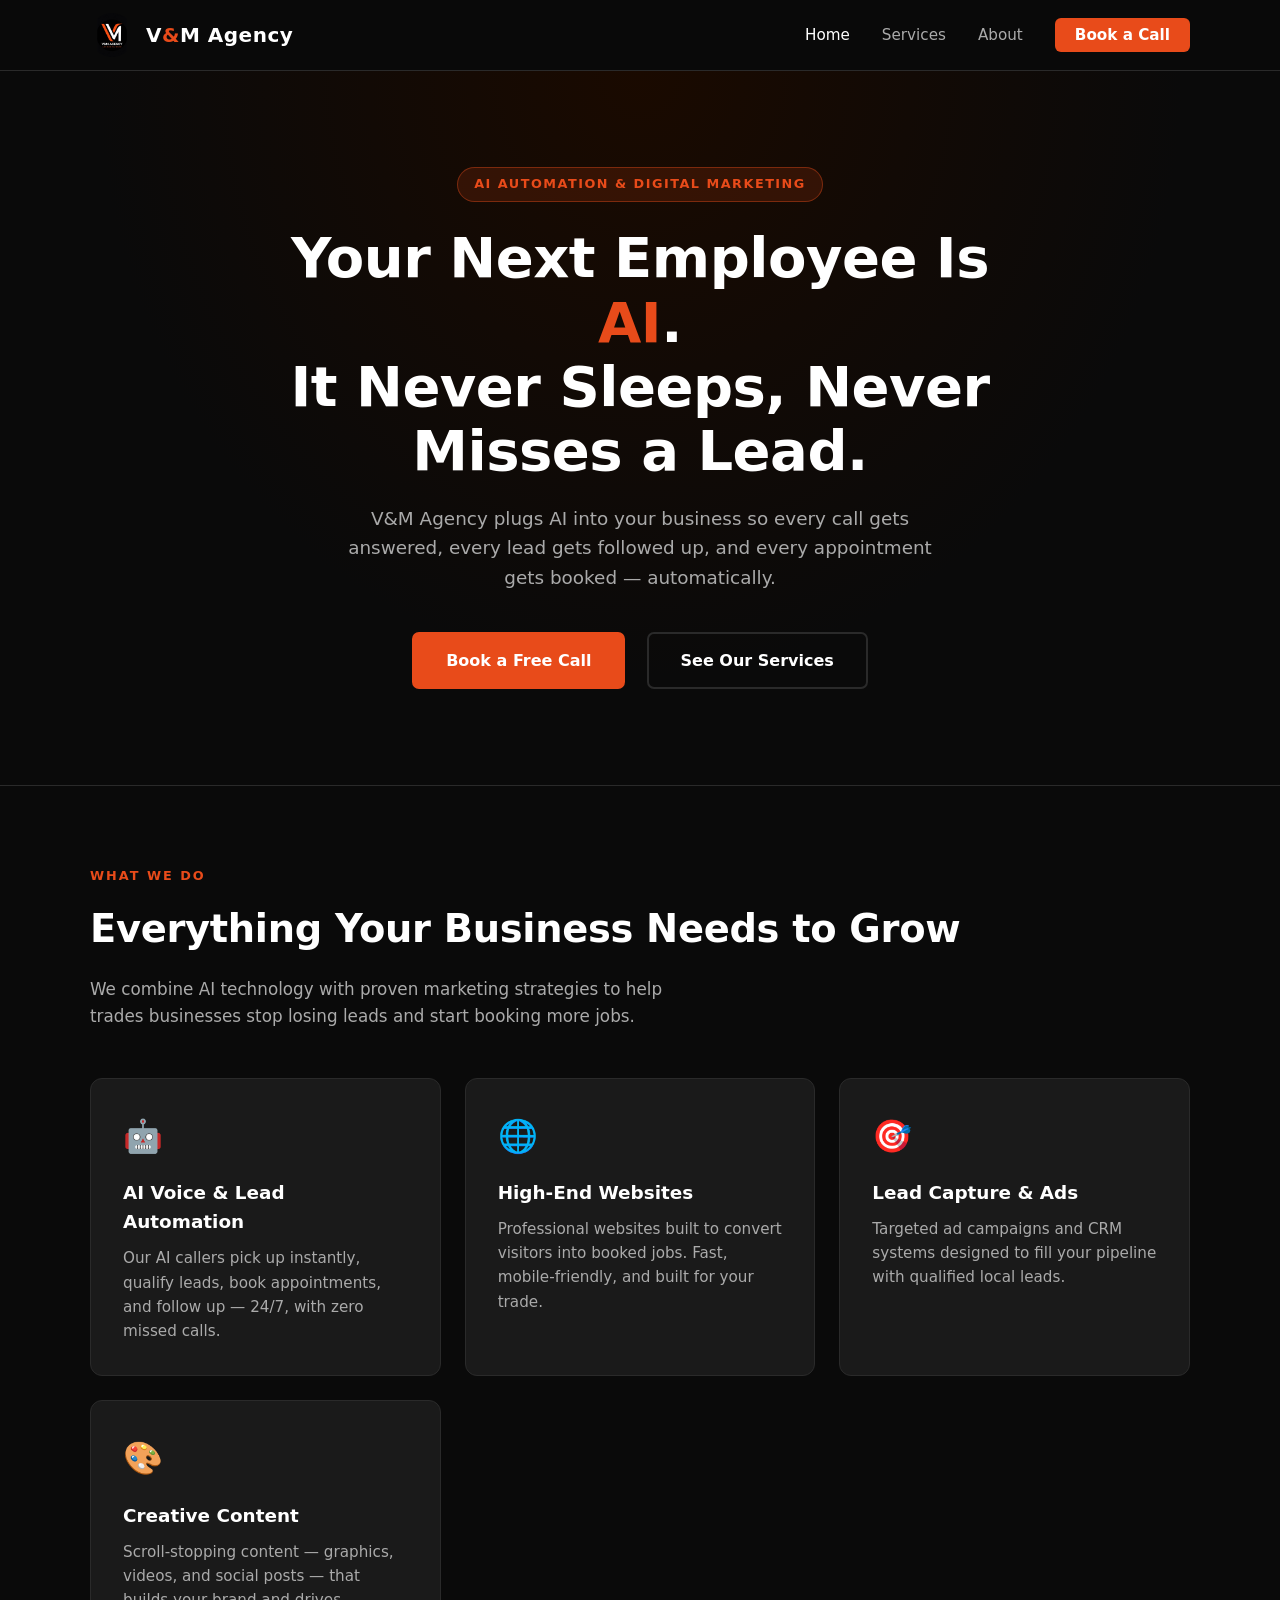
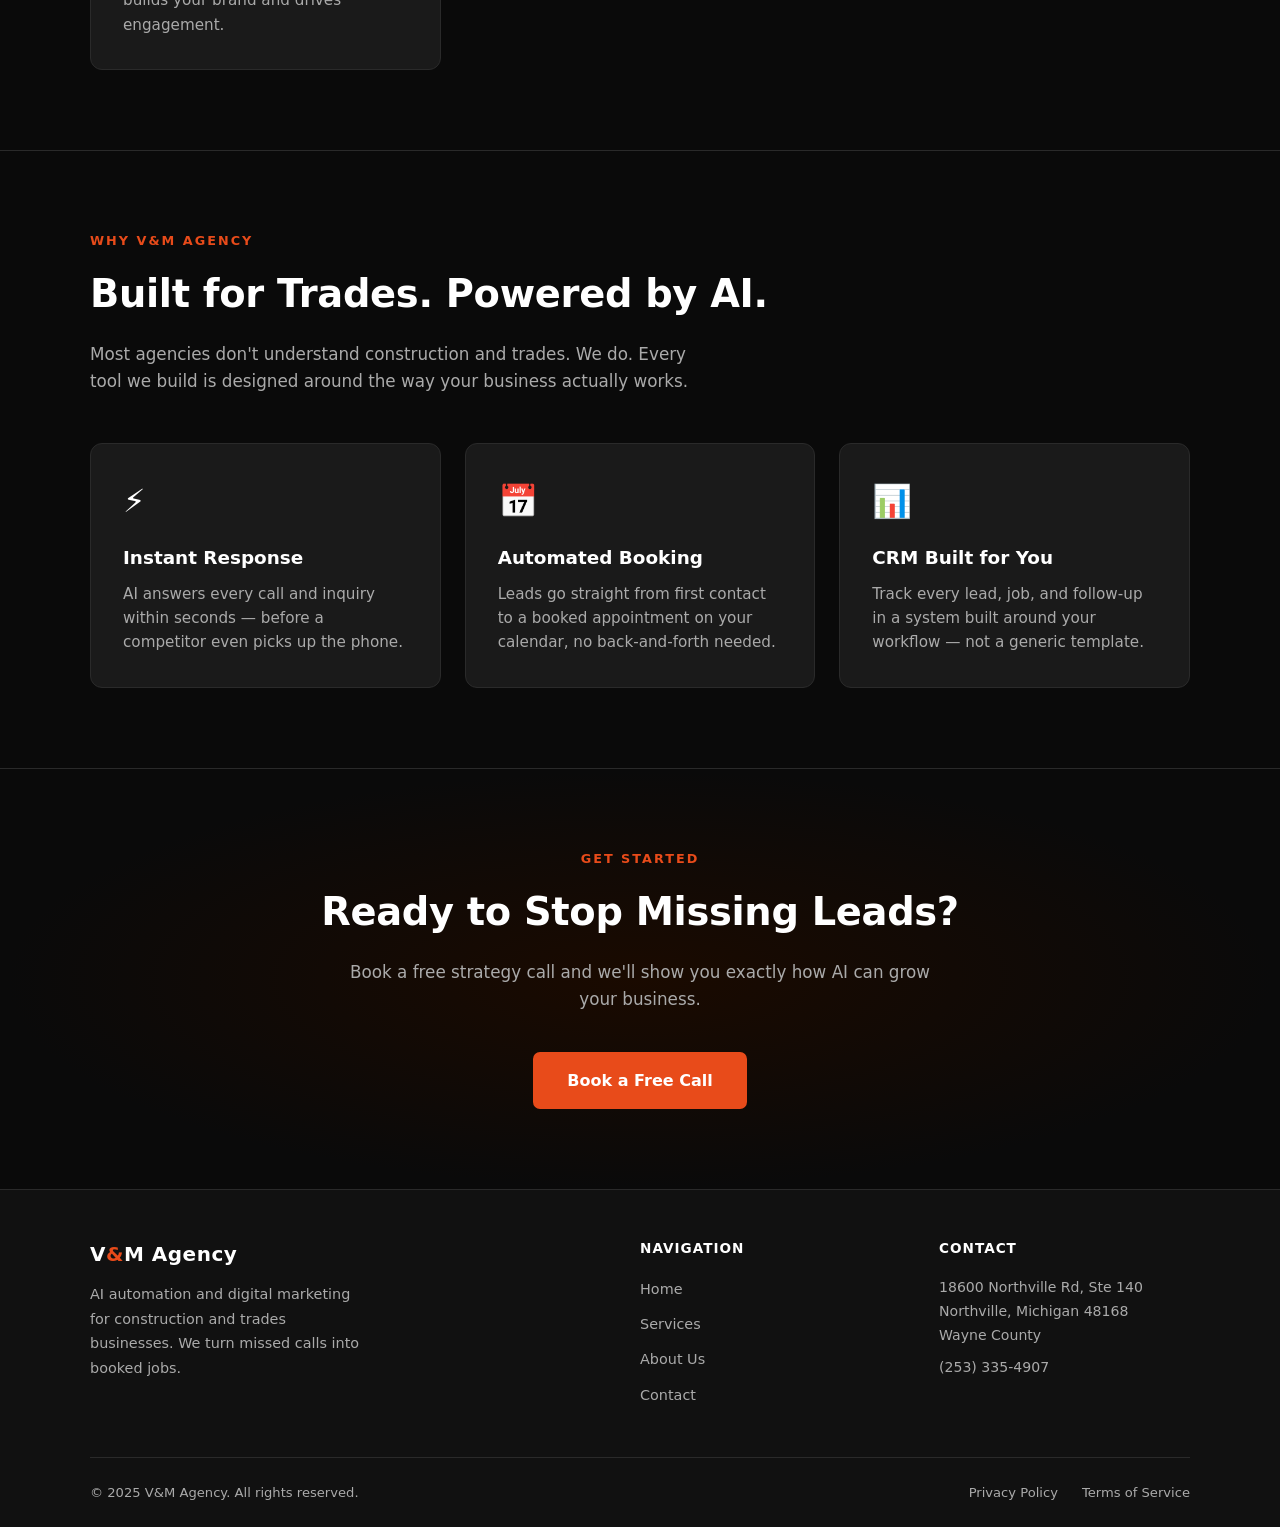
<file: index.html>
<!DOCTYPE html>
<html lang="en">
<head>
  <meta charset="UTF-8" />
  <meta name="viewport" content="width=device-width, initial-scale=1.0" />
  <title>V&amp;M Agency — Let's Build Your Brand</title>
  <meta name="description" content="V&M Agency brings AI automation to construction and trades businesses. AI callers, lead capture, high-end websites, and creative content." />
  <link rel="stylesheet" href="style.css" />
  <link rel="icon" href="logo.png" type="image/png" />
</head>
<body>

  <!-- NAVBAR -->
  <nav>
    <div class="nav-inner">
      <a href="index.html" class="nav-logo">
        <img src="logo.png" alt="V&amp;M Agency Logo" onerror="this.style.display='none'" />
        <span class="nav-logo-text">V<span>&amp;</span>M Agency</span>
      </a>
      <button class="nav-toggle" onclick="toggleNav()" aria-label="Menu">
        <span></span><span></span><span></span>
      </button>
      <ul class="nav-links" id="navLinks">
        <li><a href="index.html" class="active">Home</a></li>
        <li><a href="services.html">Services</a></li>
        <li><a href="about.html">About</a></li>
        <li><a href="https://api.leadconnectorhq.com/widget/booking/gqLFksCPUoJGXuCFsm3I" target="_blank" class="nav-cta">Book a Call</a></li>
      </ul>
    </div>
  </nav>

  <main>
    <!-- HERO -->
    <section class="hero">
      <div class="hero-inner">
        <div class="hero-badge">AI Automation &amp; Digital Marketing</div>
        <h1>Your Next Employee Is <span>AI</span>.<br>It Never Sleeps, Never Misses a Lead.</h1>
        <p>V&amp;M Agency plugs AI into your business so every call gets answered, every lead gets followed up, and every appointment gets booked — automatically.</p>
        <a href="https://api.leadconnectorhq.com/widget/booking/gqLFksCPUoJGXuCFsm3I" target="_blank" class="btn btn-primary">Book a Free Call</a>
        <a href="services.html" class="btn btn-outline">See Our Services</a>
      </div>
    </section>

    <!-- WHAT WE DO -->
    <section class="section">
      <div class="section-inner">
        <p class="section-label">What We Do</p>
        <h2 class="section-title">Everything Your Business Needs to Grow</h2>
        <p class="section-sub">We combine AI technology with proven marketing strategies to help trades businesses stop losing leads and start booking more jobs.</p>
        <div class="cards">
          <div class="card">
            <div class="card-icon">🤖</div>
            <h3>AI Voice &amp; Lead Automation</h3>
            <p>Our AI callers pick up instantly, qualify leads, book appointments, and follow up — 24/7, with zero missed calls.</p>
          </div>
          <div class="card">
            <div class="card-icon">🌐</div>
            <h3>High-End Websites</h3>
            <p>Professional websites built to convert visitors into booked jobs. Fast, mobile-friendly, and built for your trade.</p>
          </div>
          <div class="card">
            <div class="card-icon">🎯</div>
            <h3>Lead Capture &amp; Ads</h3>
            <p>Targeted ad campaigns and CRM systems designed to fill your pipeline with qualified local leads.</p>
          </div>
          <div class="card">
            <div class="card-icon">🎨</div>
            <h3>Creative Content</h3>
            <p>Scroll-stopping content — graphics, videos, and social posts — that builds your brand and drives engagement.</p>
          </div>
        </div>
      </div>
    </section>

    <hr class="divider" />

    <!-- WHY V&M -->
    <section class="section">
      <div class="section-inner">
        <p class="section-label">Why V&amp;M Agency</p>
        <h2 class="section-title">Built for Trades. Powered by AI.</h2>
        <p class="section-sub">Most agencies don't understand construction and trades. We do. Every tool we build is designed around the way your business actually works.</p>
        <div class="cards">
          <div class="card">
            <div class="card-icon">⚡</div>
            <h3>Instant Response</h3>
            <p>AI answers every call and inquiry within seconds — before a competitor even picks up the phone.</p>
          </div>
          <div class="card">
            <div class="card-icon">📅</div>
            <h3>Automated Booking</h3>
            <p>Leads go straight from first contact to a booked appointment on your calendar, no back-and-forth needed.</p>
          </div>
          <div class="card">
            <div class="card-icon">📊</div>
            <h3>CRM Built for You</h3>
            <p>Track every lead, job, and follow-up in a system built around your workflow — not a generic template.</p>
          </div>
        </div>
      </div>
    </section>

    <hr class="divider" />

    <!-- CTA BANNER -->
    <section class="section" style="text-align:center; background: radial-gradient(ellipse at center, #1a0a00 0%, var(--black) 70%);">
      <div class="section-inner">
        <p class="section-label">Get Started</p>
        <h2 class="section-title">Ready to Stop Missing Leads?</h2>
        <p class="section-sub" style="margin: 0 auto 2.5rem;">Book a free strategy call and we'll show you exactly how AI can grow your business.</p>
        <a href="https://api.leadconnectorhq.com/widget/booking/gqLFksCPUoJGXuCFsm3I" target="_blank" class="btn btn-primary">Book a Free Call</a>
      </div>
    </section>
  </main>

  <!-- FOOTER -->
  <footer>
    <div class="footer-inner">
      <div class="footer-grid">
        <div class="footer-brand">
          <span class="nav-logo-text">V<span style="color:var(--orange)">&amp;</span>M Agency</span>
          <p>AI automation and digital marketing for construction and trades businesses. We turn missed calls into booked jobs.</p>
        </div>
        <div class="footer-col">
          <h4>Navigation</h4>
          <ul>
            <li><a href="index.html">Home</a></li>
            <li><a href="services.html">Services</a></li>
            <li><a href="about.html">About Us</a></li>
            <li><a href="contact.html">Contact</a></li>
          </ul>
        </div>
        <div class="footer-col footer-contact">
          <h4>Contact</h4>
          <p>18600 Northville Rd, Ste 140<br>Northville, Michigan 48168<br>Wayne County</p>
          <p><a href="tel:+12533354907">(253) 335-4907</a></p>
        </div>
      </div>
      <div class="footer-bottom">
        <p>&copy; 2025 V&amp;M Agency. All rights reserved.</p>
        <div class="footer-legal-links">
          <a href="privacy-policy.html">Privacy Policy</a>
          <a href="terms-of-service.html">Terms of Service</a>
        </div>
      </div>
    </div>
  </footer>

  <!-- GoHighLevel Chat Widget -->
  <script src="https://widgets.leadconnectorhq.com/loader.js"
    data-resources-url="https://widgets.leadconnectorhq.com/chat-widget/loader.js"
    data-widget-id="6a3e5ccc055fd48edf4a342e"
    data-source="WEB_USER"></script>

  <script>
    function toggleNav() {
      document.getElementById('navLinks').classList.toggle('open');
    }
  </script>

</body>
</html>
</file>
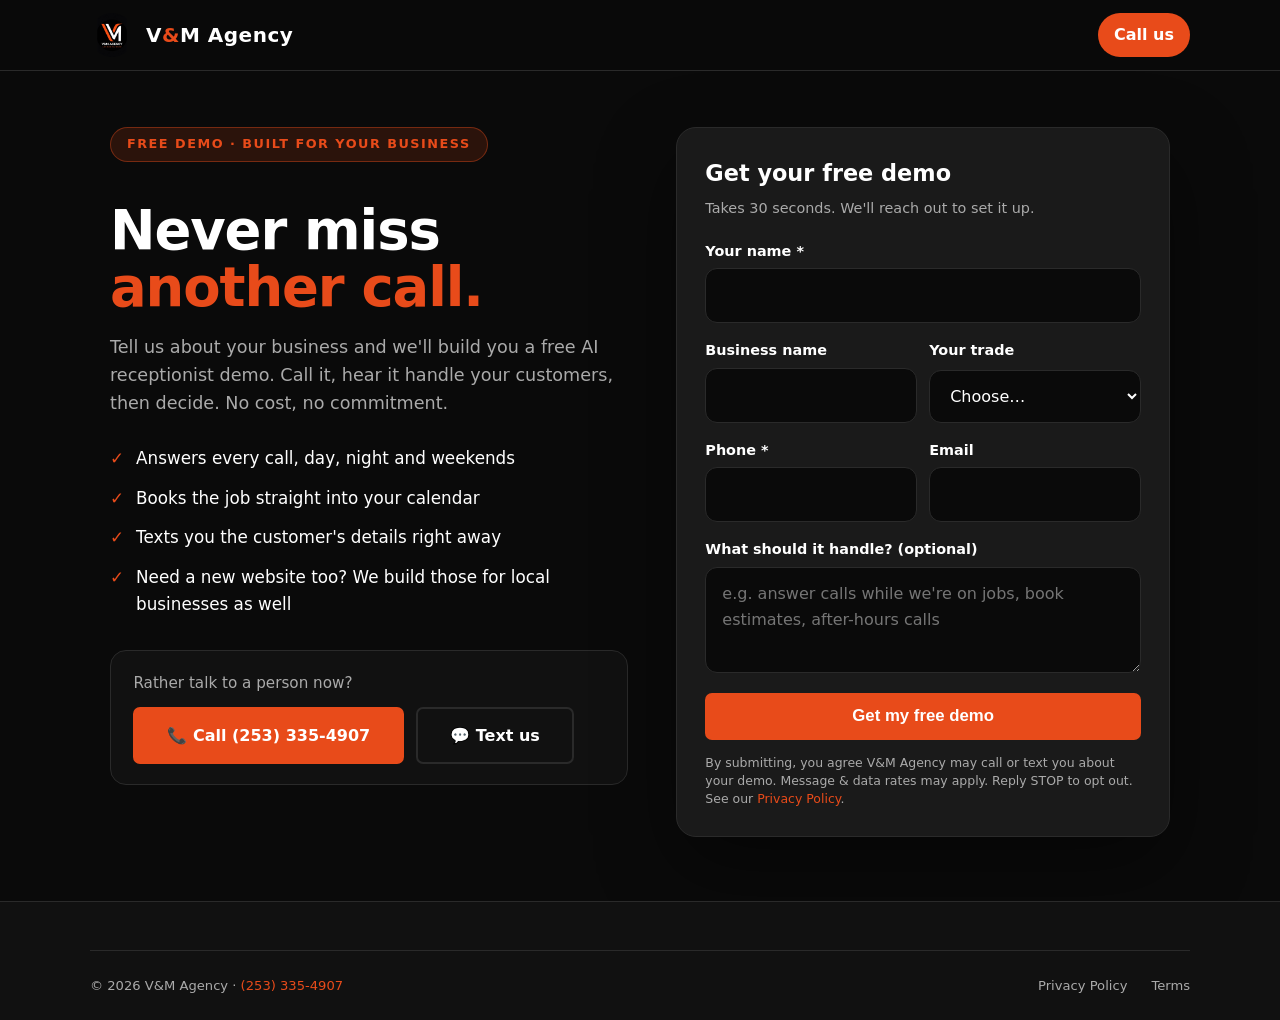
<file: demo/index.html>
<!DOCTYPE html>
<html lang="en">
<head>
  <meta charset="UTF-8" />
  <meta name="viewport" content="width=device-width, initial-scale=1.0" />
  <title>Free AI Receptionist Demo | V&amp;M Agency</title>
  <meta name="description" content="Get a free AI receptionist demo built for your business. It answers every call, books the job and texts you the details, 24/7." />
  <meta property="og:title" content="Free AI Receptionist Demo | V&amp;M Agency" />
  <meta property="og:description" content="Never miss another call. Get a free demo built for your business." />
  <link rel="stylesheet" href="../style.css" />
  <link rel="icon" href="../logo.png" type="image/png" />
  <style>
    .demo { max-width: 1100px; margin: 0 auto; padding: 3.5rem 1.25rem 4rem; display: grid; grid-template-columns: 1.05fr 1fr; gap: 3rem; align-items: start; }
    .demo h1 { font-size: clamp(2.2rem, 6vw, 3.4rem); line-height: 1.05; letter-spacing: -0.02em; margin: 1rem 0; }
    .demo h1 span { color: var(--orange); }
    .demo .lead { color: var(--gray); font-size: 1.1rem; max-width: 34rem; }
    .ticks { list-style: none; margin: 1.75rem 0; display: grid; gap: .8rem; }
    .ticks li { display: flex; gap: .75rem; align-items: flex-start; font-size: 1.05rem; }
    .ticks li::before { content: "✓"; color: var(--orange); font-weight: 800; }
    .talk { margin-top: 2rem; padding: 1.25rem 1.4rem; border: 1px solid var(--border); border-radius: 16px; background: var(--dark); }
    .talk p { color: var(--gray); margin-bottom: .75rem; font-size: .95rem; }
    .talk .row { display: flex; gap: .75rem; flex-wrap: wrap; }
    .talk .btn { margin: 0; }
    .formcard { background: var(--card); border: 1px solid var(--border); border-radius: 20px; padding: 1.75rem; box-shadow: 0 30px 80px rgba(0,0,0,.45); }
    .formcard h2 { font-size: 1.4rem; margin-bottom: .3rem; }
    .formcard .small { color: var(--gray); font-size: .9rem; margin-bottom: 1.25rem; }
    .field { display: grid; gap: .35rem; margin-bottom: 1rem; }
    .field label { font-size: .9rem; font-weight: 600; }
    .field input, .field select, .field textarea { width: 100%; padding: .85rem 1rem; border-radius: 12px; border: 1px solid var(--border);
      background: var(--black); color: var(--white); font: inherit; font-size: 1rem; }
    .field input:focus, .field select:focus, .field textarea:focus { outline: 2px solid var(--orange); border-color: transparent; }
    .two { display: grid; grid-template-columns: 1fr 1fr; gap: .75rem; }
    .hp { position: absolute; left: -9999px; width: 1px; height: 1px; overflow: hidden; }
    .submit { width: 100%; border: 0; cursor: pointer; font-size: 1.05rem; margin: .25rem 0 0; }
    .consent { color: var(--gray); font-size: .78rem; margin-top: .9rem; line-height: 1.45; }
    .msg { margin-top: 1rem; padding: .9rem 1rem; border-radius: 12px; display: none; font-weight: 600; }
    .msg.ok { display: block; background: rgba(48,209,88,.12); border: 1px solid rgba(48,209,88,.45); }
    .msg.err { display: block; background: rgba(255,69,58,.12); border: 1px solid rgba(255,69,58,.45); }
    @media (max-width: 860px) { .demo { grid-template-columns: 1fr; gap: 2rem; padding-top: 2rem; } .two { grid-template-columns: 1fr; } }
  </style>
</head>
<body>
  <nav>
    <div class="nav-inner">
      <a href="../index.html" class="nav-logo">
        <img src="../logo.png" alt="V&amp;M Agency Logo" onerror="this.style.display='none'" />
        <span class="nav-logo-text">V<span>&amp;</span>M Agency</span>
      </a>
      <a href="tel:+12533354907" class="nav-cta" style="padding:.55rem 1rem;border-radius:999px">Call us</a>
    </div>
  </nav>

  <main>
    <section class="demo">
      <div>
        <div class="hero-badge">Free demo · built for your business</div>
        <h1>Never miss <span>another call.</span></h1>
        <p class="lead">Tell us about your business and we'll build you a free AI receptionist demo. Call it, hear it handle your customers, then decide. No cost, no commitment.</p>
        <ul class="ticks">
          <li>Answers every call, day, night and weekends</li>
          <li>Books the job straight into your calendar</li>
          <li>Texts you the customer's details right away</li>
          <li>Need a new website too? We build those for local businesses as well</li>
        </ul>
        <div class="talk">
          <p>Rather talk to a person now?</p>
          <div class="row">
            <a class="btn btn-primary" href="tel:+12533354907">📞 Call (253) 335-4907</a>
            <a class="btn btn-outline" href="sms:+12533354907?&body=Hi%20V%26M%2C%20I%27d%20like%20a%20free%20demo%20for%20my%20business.">💬 Text us</a>
          </div>
        </div>
      </div>

      <div class="formcard">
        <h2>Get your free demo</h2>
        <p class="small">Takes 30 seconds. We'll reach out to set it up.</p>
        <form id="f" novalidate>
          <div class="field"><label for="name">Your name *</label><input id="name" name="name" autocomplete="name" required /></div>
          <div class="two">
            <div class="field"><label for="business">Business name</label><input id="business" name="business" autocomplete="organization" /></div>
            <div class="field"><label for="trade">Your trade</label>
              <select id="trade" name="trade">
                <option value="">Choose…</option><option>HVAC</option><option>Plumbing</option><option>Roofing</option><option>Electrical</option>
                <option>Landscaping</option><option>Cleaning</option><option>Auto repair / detailing</option><option>Dental / medical</option>
                <option>Law firm</option><option>Real estate</option><option>Other</option>
              </select></div>
          </div>
          <div class="two">
            <div class="field"><label for="phone">Phone *</label><input id="phone" name="phone" type="tel" autocomplete="tel" inputmode="tel" /></div>
            <div class="field"><label for="email">Email</label><input id="email" name="email" type="email" autocomplete="email" /></div>
          </div>
          <div class="field"><label for="need">What should it handle? (optional)</label>
            <textarea id="need" name="need" rows="3" placeholder="e.g. answer calls while we're on jobs, book estimates, after-hours calls"></textarea></div>
          <div class="hp" aria-hidden="true"><label>Company URL<input name="website" tabindex="-1" autocomplete="off" /></label></div>
          <button class="btn btn-primary submit" id="go" type="submit">Get my free demo</button>
          <p class="consent">By submitting, you agree V&amp;M Agency may call or text you about your demo. Message &amp; data rates may apply. Reply STOP to opt out. See our <a href="../privacy-policy.html">Privacy Policy</a>.</p>
          <div class="msg" id="msg" role="status"></div>
        </form>
      </div>
    </section>
  </main>

  <footer>
    <div class="footer-inner">
      <div class="footer-bottom">
        <p>&copy; 2026 V&amp;M Agency · <a href="tel:+12533354907">(253) 335-4907</a></p>
        <div class="footer-legal-links"><a href="../privacy-policy.html">Privacy Policy</a> <a href="../terms-of-service.html">Terms</a></div>
      </div>
    </div>
  </footer>

  <script>
    const f = document.getElementById('f'), msg = document.getElementById('msg'), go = document.getElementById('go');
    const src = new URLSearchParams(location.search).get('src') || 'instagram';
    f.addEventListener('submit', async e => {
      e.preventDefault();
      const d = Object.fromEntries(new FormData(f).entries()); d.source = src;
      if (!d.name.trim() || (d.phone.replace(/\D/g, '').length < 10 && !/^[^@\s]+@[^@\s]+\.[a-z]{2,}$/i.test(d.email))) {
        msg.className = 'msg err'; msg.textContent = 'Please add your name and a phone number (or email).'; return;
      }
      go.disabled = true; go.textContent = 'Sending…';
      try {
        const r = await fetch('https://hq.vandmexperts.com/api/demo-request', { method: 'POST', headers: { 'Content-Type': 'application/json' }, body: JSON.stringify(d) });
        const j = await r.json();
        if (!r.ok || !j.ok) throw new Error(j.error || 'failed');
        f.querySelectorAll('input, select, textarea, button').forEach(x => x.disabled = true);
        msg.className = 'msg ok'; msg.textContent = "Got it! We'll reach out shortly to set up your free demo.";
        go.textContent = 'Sent ✓';
      } catch (err) {
        go.disabled = false; go.textContent = 'Get my free demo';
        msg.className = 'msg err'; msg.textContent = (err.message && err.message !== 'failed' ? err.message + ' ' : '') + 'Or call/text us at (253) 335-4907.';
      }
    });
  </script>
</body>
</html>
</file>
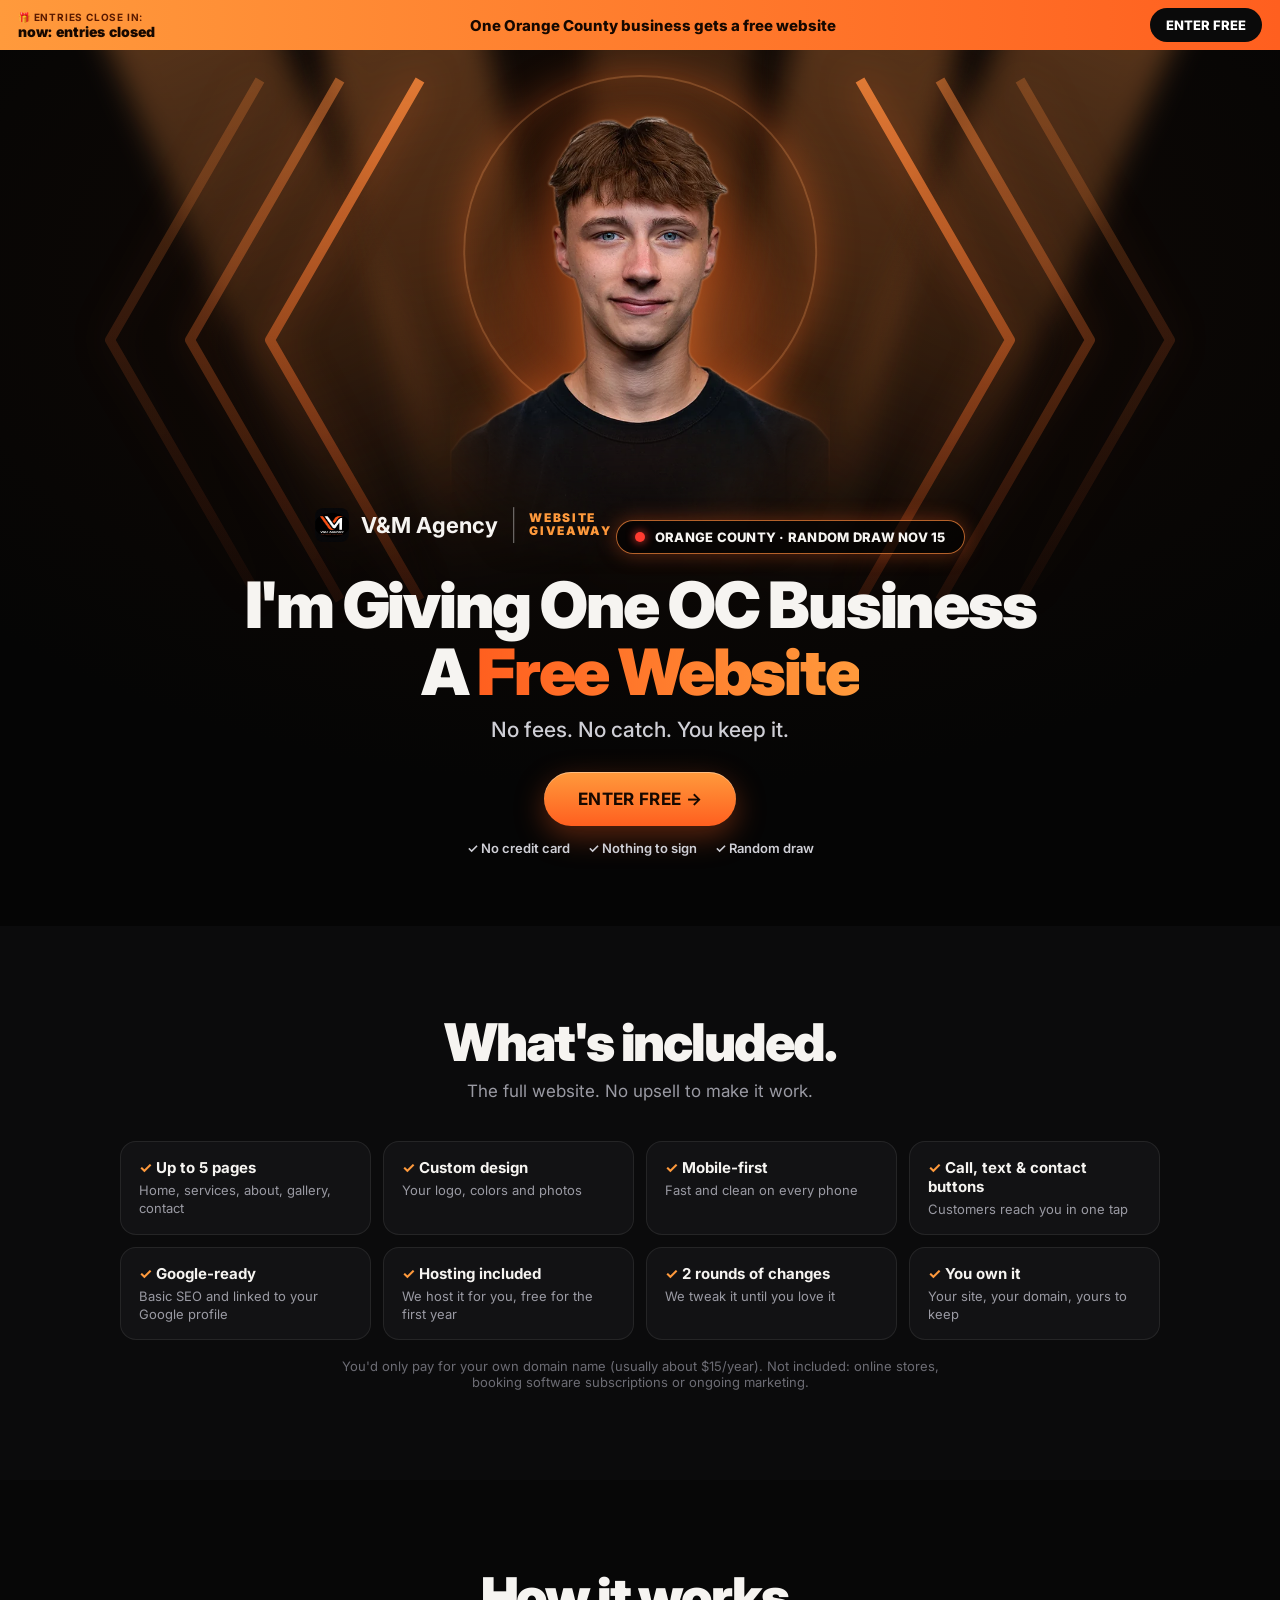
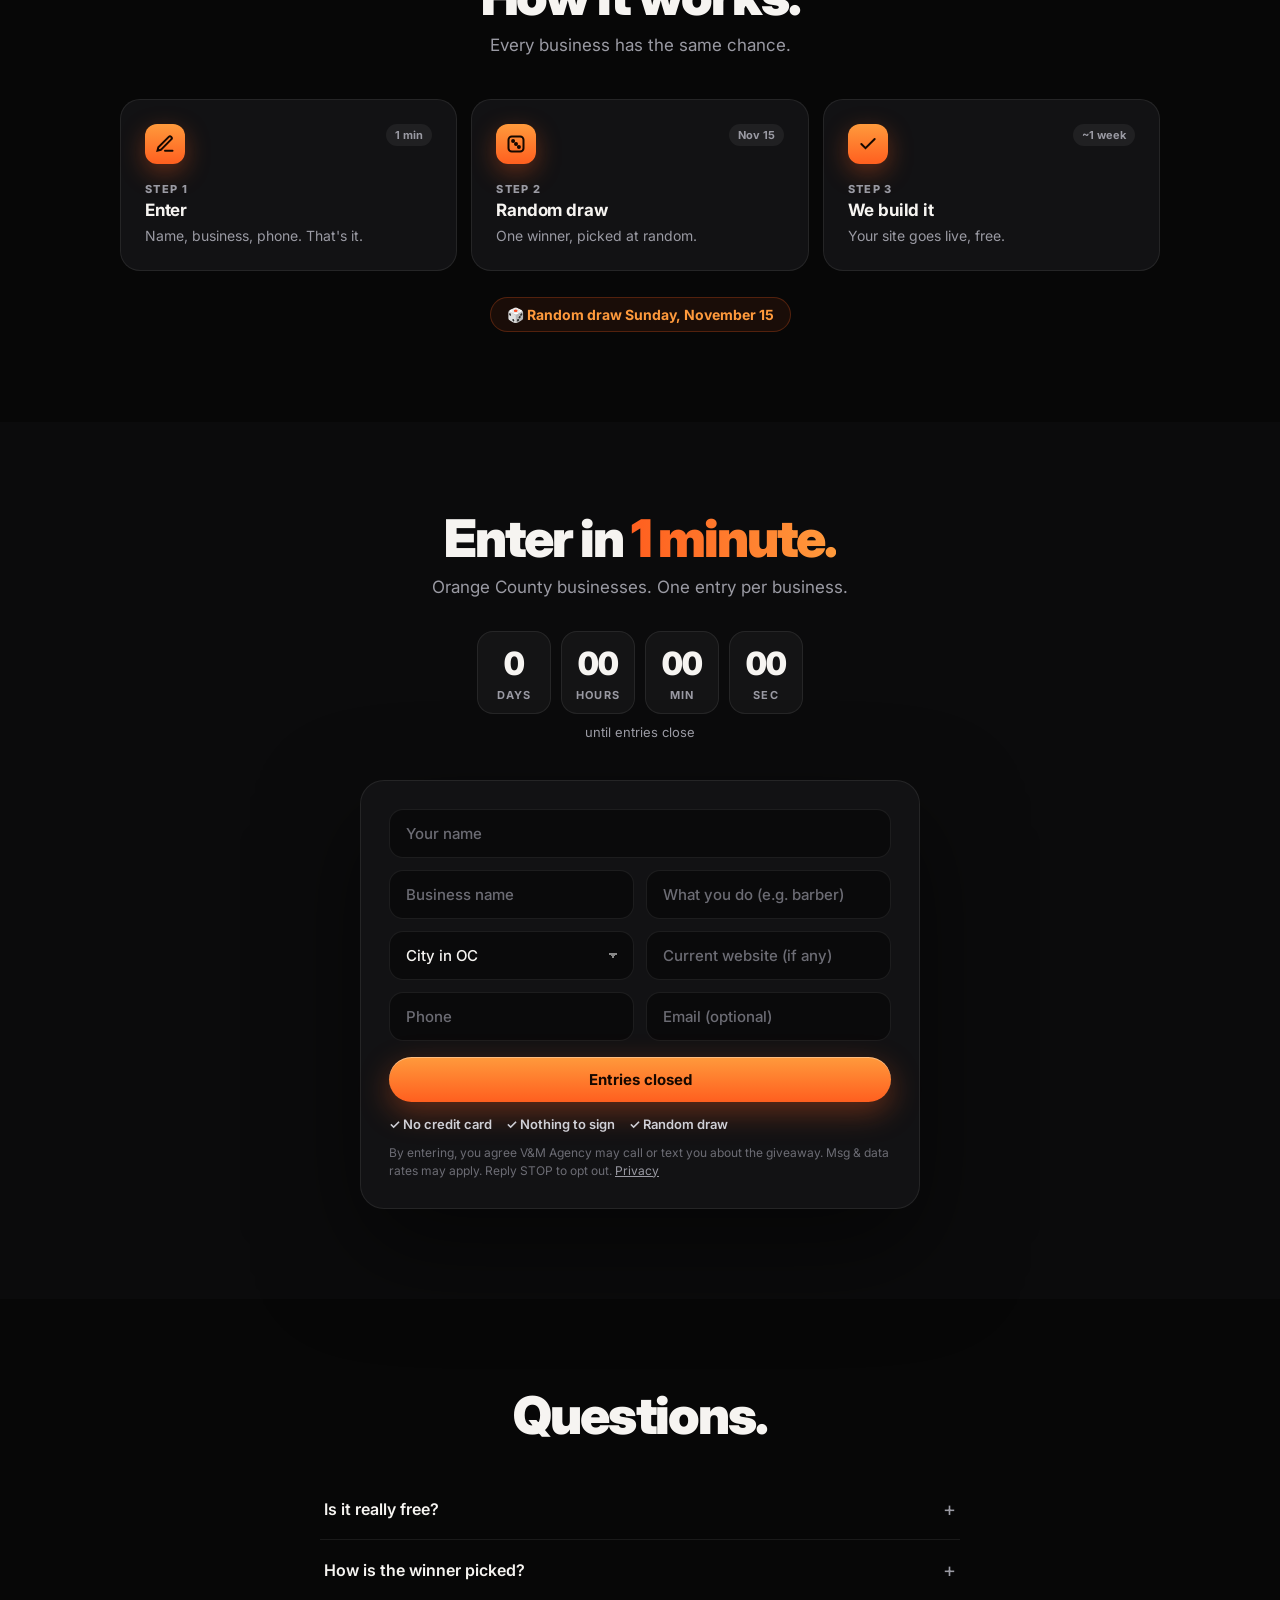
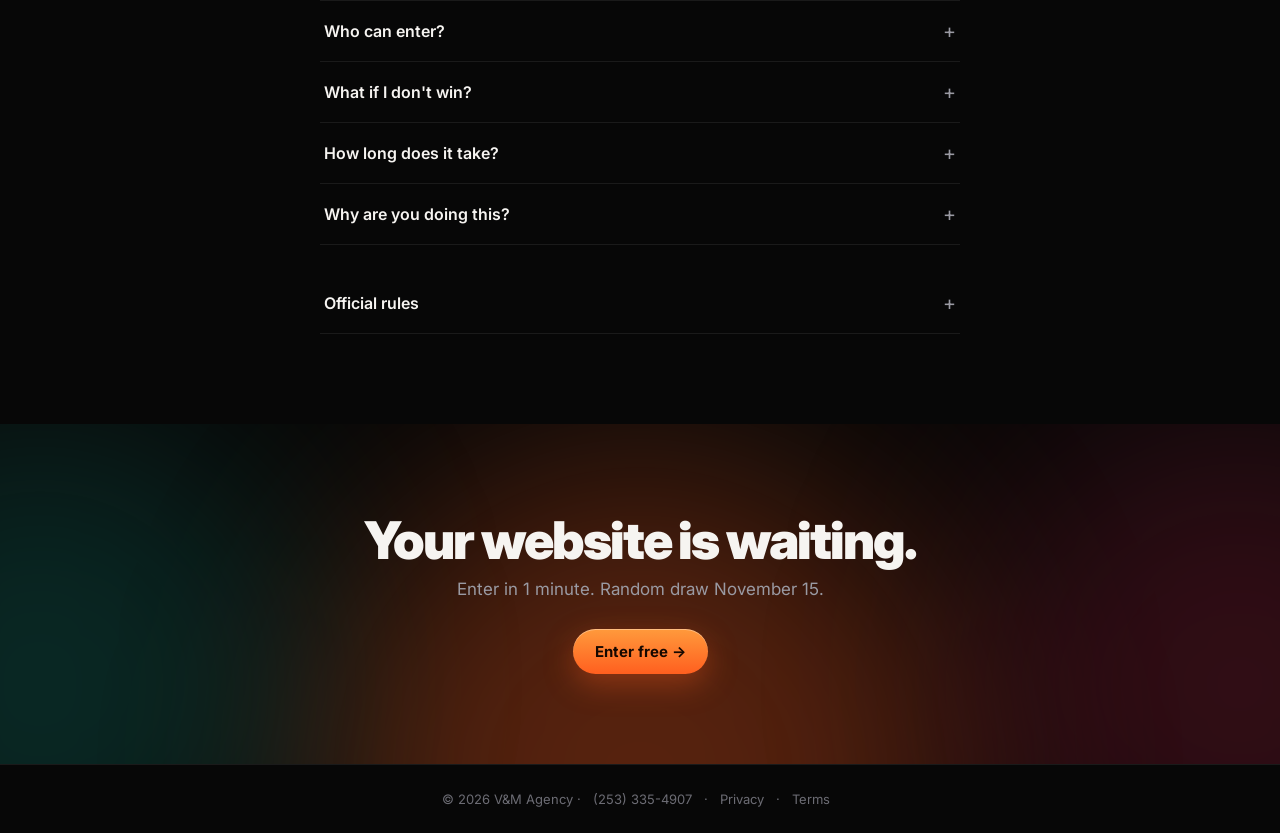
<file: website-giveaway/index.html>
<!DOCTYPE html>
<html lang="en">
<head>
  <meta charset="UTF-8" />
  <meta name="viewport" content="width=device-width, initial-scale=1.0" />
  <title>Website Giveaway | V&amp;M Agency</title>
  <meta name="description" content="We're building one Orange County business a free website. No fees. No catch. You keep it." />
  <meta property="og:title" content="Website Giveaway: one Orange County business gets a free website" />
  <meta property="og:description" content="No fees. No catch. You keep it. Enter in 1 minute. Winner drawn at random." />
  <link rel="icon" href="../logo.png" type="image/png" />
  <link rel="preconnect" href="https://fonts.googleapis.com" /><link rel="preconnect" href="https://fonts.gstatic.com" crossorigin />
  <link href="https://fonts.googleapis.com/css2?family=Inter:wght@400;500;600;700;800;900&display=swap" rel="stylesheet" />
  <style>
    :root { --bg: #070707; --card: #121214; --line: rgba(255,255,255,.08); --ink: #F6F4F1; --mute: #9A9AA3; --or: #FF5F1F; --or2: #FF9A3C; }
    * { margin: 0; padding: 0; box-sizing: border-box; }
    html { scroll-behavior: smooth; }
    html, body { overflow-x: hidden; }
    body { background: var(--bg); color: var(--ink); font-family: Inter, system-ui, sans-serif; -webkit-font-smoothing: antialiased; overflow-x: hidden; }
    a { color: inherit; text-decoration: none; }
    .wrap { max-width: 1080px; margin: 0 auto; padding: 0 20px; }
    .grad { background: linear-gradient(90deg, var(--or), var(--or2)); -webkit-background-clip: text; background-clip: text; color: transparent; }
    /* nav */
    nav { position: fixed; top: 0; left: 0; right: 0; z-index: 50; backdrop-filter: blur(14px); background: rgba(7,7,7,.6); border-bottom: 1px solid var(--line); }
    nav .wrap { display: flex; align-items: center; justify-content: space-between; height: 60px; }
    .brand { display: flex; align-items: center; gap: 10px; font-weight: 700; }
    .brand img { width: 28px; height: 28px; border-radius: 7px; }
    .brand small { color: var(--mute); font-weight: 500; margin-left: 4px; }
    .btn { display: inline-flex; align-items: center; gap: 8px; border: 0; cursor: pointer; font: 700 15px Inter, sans-serif; padding: 13px 22px; border-radius: 999px; transition: transform .15s, box-shadow .15s; }
    .btn:hover { transform: translateY(-1px); }
    .btn.pri { background: linear-gradient(180deg, var(--or2), var(--or)); color: #160800; box-shadow: 0 10px 30px rgba(255,95,31,.35), inset 0 1px 0 rgba(255,255,255,.35); }
    .btn.sec { background: rgba(255,255,255,.06); color: var(--ink); border: 1px solid var(--line); }
    .btn.sm { padding: 9px 16px; font-size: 14px; }
    /* hero */
    .hero { position: relative; padding: 130px 0 70px; text-align: center; overflow: hidden; }
    .glow { position: absolute; border-radius: 50%; filter: blur(110px); pointer-events: none; }
    .g1 { width: 620px; height: 620px; left: 50%; top: 220px; margin-left: -310px; background: rgba(255,95,31,.32); }
    .g2 { width: 520px; height: 520px; left: -220px; top: 460px; background: rgba(20,160,140,.22); }
    .g3 { width: 520px; height: 520px; right: -220px; top: 480px; background: rgba(220,40,80,.2); }
    .chip { display: inline-flex; align-items: center; gap: 8px; padding: 7px 14px; border-radius: 999px; font-size: 13px; font-weight: 700; color: var(--or2); background: rgba(255,95,31,.1); border: 1px solid rgba(255,95,31,.3); }
    h1 { font-size: clamp(40px, 7vw, 74px); line-height: 1.02; letter-spacing: -.045em; font-weight: 900; margin: 22px auto 16px; max-width: 820px; }
    .sub { font-size: clamp(17px, 2.2vw, 21px); color: #CFCFD6; font-weight: 500; }
    .sub b { color: var(--or2); }
    .ctas { display: flex; gap: 12px; justify-content: center; flex-wrap: wrap; margin-top: 30px; }
    /* hero visual: a phone with a sample site + floating cards */
    .stage { position: relative; width: 300px; height: 590px; margin: 64px auto 0; }
    .phone { position: absolute; inset: 0; border-radius: 46px; background: #0d0d0f; border: 8px solid #1d1d21; box-shadow: 0 50px 120px rgba(0,0,0,.7), 0 0 0 1px rgba(255,255,255,.06); overflow: hidden; }
    .notch { position: absolute; left: 50%; top: 10px; width: 92px; height: 26px; margin-left: -46px; border-radius: 20px; background: #000; z-index: 3; }
    .site { position: absolute; inset: 0; background: #FBF7F1; color: #1d1712; text-align: left; }
    .site .top { display: flex; justify-content: space-between; align-items: center; padding: 46px 18px 12px; font-weight: 800; font-size: 14px; }
    .site .top i { width: 18px; height: 12px; border-top: 2px solid #1d1712; border-bottom: 2px solid #1d1712; position: relative; }
    .site .hero2 { margin: 4px 12px; height: 210px; border-radius: 18px; padding: 18px; color: #fff; position: relative; overflow: hidden;
      background: radial-gradient(120% 90% at 80% 10%, #ffb067 0%, #e2622c 45%, #6b2a14 100%); }
    .site .hero2 h4 { font-size: 26px; line-height: 1; letter-spacing: -.03em; font-weight: 900; margin-top: 70px; }
    .site .hero2 p { font-size: 11px; opacity: .9; margin-top: 6px; }
    .site .hero2 span { position: absolute; left: 18px; bottom: 16px; background: #fff; color: #6b2a14; font-weight: 800; font-size: 11px; padding: 7px 12px; border-radius: 99px; }
    .site .row { display: grid; grid-template-columns: 1fr 1fr 1fr; gap: 8px; margin: 12px; }
    .site .row div { height: 74px; border-radius: 14px; background: #efe7dc; display: flex; align-items: flex-end; padding: 8px; font-size: 10px; font-weight: 700; }
    .site .stars { margin: 4px 12px; padding: 12px; border-radius: 14px; background: #fff; box-shadow: 0 4px 16px rgba(0,0,0,.06); font-size: 11px; }
    .site .stars b { color: #e2622c; letter-spacing: 2px; }
    .site .call { position: absolute; left: 12px; right: 12px; bottom: 16px; text-align: center; padding: 12px; border-radius: 14px; background: #1d1712; color: #fff; font-weight: 800; font-size: 13px; }
    .float { position: absolute; display: flex; align-items: center; gap: 12px; padding: 12px 16px 12px 12px; border-radius: 16px; text-align: left; white-space: nowrap;
      background: rgba(18,18,20,.85); border: 1px solid rgba(255,255,255,.1); backdrop-filter: blur(12px); box-shadow: 0 20px 50px rgba(0,0,0,.5), 0 0 30px rgba(255,95,31,.15); animation: bob 5s ease-in-out infinite; }
    .float .ic { width: 38px; height: 38px; border-radius: 11px; display: flex; align-items: center; justify-content: center; background: linear-gradient(180deg, var(--or2), var(--or)); }
    .float b { display: block; font-size: 17px; color: var(--or2); font-weight: 800; }
    .float small { color: var(--mute); font-size: 12px; }
    .f1 { left: -190px; top: 90px; } .f2 { right: -200px; top: 250px; animation-delay: -1.6s; } .f3 { left: -150px; top: 430px; animation-delay: -3.2s; }
    @keyframes bob { 50% { transform: translateY(-8px); } }
    /* sections */
    section.s { padding: 90px 0; text-align: center; }
    section.alt { background: #0b0b0c; }
    h2 { font-size: clamp(32px, 5vw, 52px); letter-spacing: -.04em; font-weight: 900; line-height: 1.05; }
    .lead { color: var(--mute); margin-top: 10px; font-size: 17px; }
    .grid { display: grid; gap: 14px; margin-top: 44px; text-align: left; }
    .c4 { grid-template-columns: repeat(4, 1fr); } .c3 { grid-template-columns: repeat(3, 1fr); }
    .card { background: var(--card); border: 1px solid var(--line); border-radius: 20px; padding: 24px; }
    .card .ic { width: 40px; height: 40px; border-radius: 12px; display: flex; align-items: center; justify-content: center; background: rgba(255,95,31,.12); border: 1px solid rgba(255,95,31,.25); margin-bottom: 18px; }
    .card h3 { font-size: 17px; font-weight: 700; letter-spacing: -.01em; }
    .card p { color: var(--mute); font-size: 14px; margin-top: 6px; line-height: 1.45; }
    .step .tag { float: right; font-size: 11px; font-weight: 700; color: var(--mute); background: rgba(255,255,255,.06); padding: 4px 9px; border-radius: 99px; }
    .step .n { font-size: 11px; font-weight: 800; letter-spacing: .12em; color: var(--mute); margin-bottom: 4px; }
    .step .ic { background: linear-gradient(180deg, var(--or2), var(--or)); border: 0; box-shadow: 0 8px 24px rgba(255,95,31,.35); }
    .date { display: inline-flex; gap: 8px; align-items: center; margin-top: 26px; padding: 8px 16px; border-radius: 99px; font-size: 14px; font-weight: 700; color: var(--or2); background: rgba(255,95,31,.08); border: 1px solid rgba(255,95,31,.25); }
    /* form */
    .formcard { max-width: 560px; margin: 40px auto 0; text-align: left; background: var(--card); border: 1px solid var(--line); border-radius: 24px; padding: 28px; box-shadow: 0 40px 100px rgba(0,0,0,.5); }
    .two { display: grid; grid-template-columns: 1fr 1fr; gap: 12px; }
    .field { margin-bottom: 12px; }
    .two { margin-bottom: 12px; } .two .field { margin-bottom: 0; }
    .field input, .field select, .field textarea { width: 100%; padding: 14px 16px; border-radius: 14px; border: 1px solid var(--line); background: #0a0a0b; color: var(--ink); font: 500 15px Inter, sans-serif; }
    .field textarea { resize: vertical; }
    .field input::placeholder, .field textarea::placeholder { color: #6c6c74; }
    .field select { color: var(--ink); appearance: none; background-image: linear-gradient(45deg, transparent 50%, #888 50%), linear-gradient(135deg, #888 50%, transparent 50%); background-position: calc(100% - 20px) 50%, calc(100% - 15px) 50%; background-size: 5px 5px; background-repeat: no-repeat; }
    .field input:focus, .field select:focus, .field textarea:focus { outline: 2px solid var(--or); border-color: transparent; }
    .hp { position: absolute; left: -9999px; }
    .formcard .btn { width: 100%; justify-content: center; margin-top: 4px; }
    .consent { color: #6c6c74; font-size: 12px; margin-top: 12px; line-height: 1.5; }
    .consent a { color: var(--mute); text-decoration: underline; }
    .msg { margin-top: 12px; padding: 12px 14px; border-radius: 12px; display: none; font-weight: 600; font-size: 14px; }
    .msg.ok { display: block; background: rgba(48,209,88,.12); border: 1px solid rgba(48,209,88,.45); }
    .msg.err { display: block; background: rgba(255,69,58,.12); border: 1px solid rgba(255,69,58,.45); }
    /* faq */
    .faq { max-width: 640px; margin: 36px auto 0; text-align: left; }
    details { border-bottom: 1px solid var(--line); padding: 20px 4px; }
    summary { list-style: none; cursor: pointer; font-weight: 600; display: flex; justify-content: space-between; }
    summary::after { content: "+"; color: var(--mute); font-weight: 400; font-size: 20px; line-height: 1; }
    details[open] summary::after { content: "–"; }
    details p { color: var(--mute); margin-top: 10px; line-height: 1.5; font-size: 15px; }
    .final { position: relative; overflow: hidden; }
    .final .g1 { top: 40px; } .final .g2, .final .g3 { top: 0; }
    footer { border-top: 1px solid var(--line); padding: 26px 0; text-align: center; color: #6c6c74; font-size: 13px; }
    footer a { margin: 0 8px; }
    @media (max-width: 900px) { .c4 { grid-template-columns: 1fr 1fr; } .c3 { grid-template-columns: 1fr; }
      .f1 { left: -70px; top: 70px; } .f2 { right: -70px; top: 260px; } .f3 { left: -60px; top: 450px; } }
    @media (max-width: 560px) { .c4 { grid-template-columns: 1fr; } .two { grid-template-columns: 1fr; } .stage { transform: scale(.86); margin-top: 30px; }
      .float { padding: 9px 12px 9px 9px; } .float b { font-size: 14px; } .float .ic { width: 30px; height: 30px; } .brand small { display: none; } }
    .incl { display: grid; grid-template-columns: repeat(4, 1fr); gap: 12px; margin-top: 40px; text-align: left; }
    .incl div { background: var(--card); border: 1px solid var(--line); border-radius: 16px; padding: 16px 18px; }
    .incl b { display: block; font-size: 15px; } .incl b::before { content: "✓ "; color: var(--or2); }
    .incl span { display: block; color: var(--mute); font-size: 13px; margin-top: 4px; line-height: 1.4; }
    .note { color: #6c6c74; font-size: 13px; margin: 18px auto 0; max-width: 620px; }
    .rules { max-width: 640px; margin: 28px auto 0; text-align: left; }
    .rules p { color: #7c7c84; font-size: 13px; line-height: 1.55; margin-top: 10px; }
    @media (max-width: 900px) { .incl { grid-template-columns: 1fr 1fr; } }
    @media (max-width: 560px) { .incl { grid-template-columns: 1fr; } }
    .cd { display: flex; gap: 10px; justify-content: center; margin-top: 34px; }
    .cd div { min-width: 74px; padding: 12px 8px 10px; border-radius: 16px; background: rgba(255,255,255,.04); border: 1px solid var(--line); }
    .cd b { display: block; font-size: 32px; font-weight: 900; letter-spacing: -.03em; font-variant-numeric: tabular-nums; }
    .cd span { font-size: 11px; color: var(--mute); text-transform: uppercase; letter-spacing: .1em; font-weight: 700; }
    .cdl { color: var(--mute); font-size: 13px; margin-top: 10px; }
    .bar { position: fixed; top: 60px; left: 0; right: 0; z-index: 49; text-align: center; padding: 7px 12px; font-size: 13px; font-weight: 700; color: #160800; background: linear-gradient(90deg, var(--or2), var(--or)); }
    .bar span { font-variant-numeric: tabular-nums; }
    .bar i { font-style: normal; }
    @media (max-width: 560px) { .bar .bx { display: none; } .cd div { min-width: 64px; } .cd b { font-size: 26px; } }
    .host { display: flex; flex-direction: column; align-items: center; gap: 12px; margin-bottom: 22px; }
    .host .ph { width: 132px; height: 150px; border-radius: 28px; overflow: hidden; position: relative;
      box-shadow: 0 0 0 1px rgba(255,255,255,.12), 0 0 0 6px rgba(255,95,31,.12), 0 30px 80px rgba(255,95,31,.35); }
    .host img { width: 100%; height: 100%; object-fit: cover; filter: saturate(1.05) contrast(1.03); }
    .host p { color: var(--mute); font-size: 14px; } .host b { color: var(--ink); }
    .trust { display: flex; gap: 18px; justify-content: center; flex-wrap: wrap; margin-top: 16px; font-size: 13px; font-weight: 600; color: #cfcfd6; }
    .trust span { white-space: nowrap; }
    .formcard .trust { justify-content: flex-start; gap: 14px; margin-top: 14px; }
    .count { margin-top: 18px; font-size: 14px; color: #cfcfd6; } .count b { color: var(--or2); }
    .count::before { content: ""; display: inline-block; width: 8px; height: 8px; border-radius: 50%; background: #30D158; margin-right: 8px; box-shadow: 0 0 10px #30D158; vertical-align: 1px; }
    .mbar { display: none; }
    @media (max-width: 760px) {
      .mbar { display: flex; position: fixed; left: 10px; right: 10px; bottom: 10px; z-index: 60; align-items: center; justify-content: space-between; gap: 12px;
        padding: 10px 10px 10px 16px; border-radius: 18px; background: rgba(18,18,20,.92); border: 1px solid rgba(255,255,255,.12); backdrop-filter: blur(14px); box-shadow: 0 20px 50px rgba(0,0,0,.6); }
      .mbar b { display: block; font-size: 17px; color: var(--or2); font-variant-numeric: tabular-nums; } .mbar span { font-size: 11px; color: var(--mute); }
      .mbar .btn { padding: 11px 18px; } footer { padding-bottom: 96px; } .trust { gap: 10px; font-size: 12px; } }
    /* iman-style hero */
    nav { display: none; }
    .bar { top: 0; display: flex; align-items: center; justify-content: space-between; gap: 12px; text-align: left; padding: 8px 18px; }
    .bar .bl small { display: block; font-size: 10px; letter-spacing: .08em; color: #5a1a00; } .bar .bl span { font-size: 14px; font-weight: 900; }
    .bar .bm { font-size: 15px; font-weight: 800; } .bar .bb { background: #0a0a0a; color: #fff; padding: 9px 16px; border-radius: 99px; font-size: 13px; font-weight: 800; white-space: nowrap; }
    .hero2 { position: relative; overflow: hidden; text-align: center; padding: 64px 20px 70px; background: radial-gradient(70% 55% at 50% 30%, #2a1306 0%, #0b0705 55%, #050505 100%); }
    .beams i { position: absolute; top: -40px; width: 160px; height: 640px; transform-origin: top center; background: linear-gradient(180deg, rgba(255,150,70,.35), rgba(255,120,40,0)); filter: blur(14px); }
    .beams i:nth-child(1) { left: 6%; transform: rotate(-24deg); } .beams i:nth-child(2) { left: 24%; transform: rotate(-12deg); } .beams i:nth-child(3) { left: 46%; transform: rotate(0); opacity: .6; }
    .beams i:nth-child(4) { right: 24%; transform: rotate(12deg); } .beams i:nth-child(5) { right: 6%; transform: rotate(24deg); }
    .chev { position: absolute; left: 50%; top: 40px; width: 1200px; height: 600px; transform: translateX(-50%); filter: drop-shadow(0 0 18px rgba(255,110,40,.55)); }
    .me { position: relative; width: 380px; max-width: 78vw; margin: 0 auto; z-index: 2; }
    .me::before { content: ""; position: absolute; left: 50%; top: 6%; width: 120%; aspect-ratio: 1; transform: translateX(-50%); border-radius: 50%; z-index: -1;
      background: radial-gradient(closest-side, rgba(255,140,60,.55), rgba(255,95,31,.22) 45%, rgba(255,95,31,0) 72%); filter: blur(10px); animation: breathe 5s ease-in-out infinite; }
    .me::after { content: ""; position: absolute; left: 50%; top: 2%; width: 92%; aspect-ratio: 1; transform: translateX(-50%); border-radius: 50%; z-index: -1;
      border: 2px solid rgba(255,150,80,.35); box-shadow: 0 0 40px rgba(255,110,40,.35), inset 0 0 40px rgba(255,110,40,.25); }
    @keyframes breathe { 50% { opacity: .75; transform: translateX(-50%) scale(1.04); } }
    .me img { width: 100%; height: auto; display: block;
      -webkit-mask-image: radial-gradient(ellipse 62% 78% at 50% 36%, #000 62%, transparent 100%), linear-gradient(180deg, #000 66%, transparent 96%);
      -webkit-mask-composite: source-in; mask-image: radial-gradient(ellipse 62% 78% at 50% 36%, #000 62%, transparent 100%), linear-gradient(180deg, #000 66%, transparent 96%); mask-composite: intersect;
      filter: drop-shadow(0 0 1px rgba(255,170,110,.6)) drop-shadow(0 0 24px rgba(255,110,40,.45)); }
    .htext { position: relative; z-index: 3; margin-top: -90px; }
    .lock { display: inline-flex; align-items: center; gap: 12px; font-size: 22px; } .lock img { width: 34px; height: 34px; border-radius: 8px; }
    .lock span { color: rgba(255,255,255,.4); font-size: 30px; font-weight: 200; } .lock em { font-style: normal; text-align: left; font-size: 12px; line-height: 1.05; font-weight: 900; letter-spacing: .14em; color: var(--or2); }
    .live { display: inline-flex; align-items: center; gap: 10px; margin-top: 14px; padding: 8px 18px; border-radius: 99px; font-size: 13px; font-weight: 800; letter-spacing: .02em; background: rgba(0,0,0,.55); border: 1.5px solid rgba(255,138,60,.7); box-shadow: 0 0 20px rgba(255,95,31,.35); }
    .live i { width: 10px; height: 10px; border-radius: 50%; background: #FF3B30; box-shadow: 0 0 10px #FF3B30; animation: pulse 1.4s infinite; }
    @keyframes pulse { 50% { opacity: .35; } }
    .h1b { max-width: none; font-size: clamp(34px, 5.6vw, 64px); line-height: 1.04; letter-spacing: -.035em; margin: 18px auto 12px; }
    .btn.big { font-size: 17px; padding: 17px 34px; letter-spacing: .02em; }
    .hero2 .trust { margin-top: 14px; }
    @media (max-width: 760px) { .bar .bm { display: none; } .hero2 { padding-top: 40px; } .htext { margin-top: -60px; } .chev { top: 0; } .lock { font-size: 18px; } }
  </style>
</head>
<body>
  <nav><div class="wrap">
    <a class="brand" href="../index.html"><img src="../logo.png" alt="">V&amp;M Agency <small>Website Giveaway</small></a>
    <a class="btn pri sm" href="#apply">Enter now</a>
  </div></nav>
  <div class="bar"><div class="bl"><small>🎁 ENTRIES CLOSE IN:</small><span id="barcd">14d 00h 00m</span></div><div class="bm">One Orange County business gets a free website</div><a class="bb" href="#apply">ENTER FREE</a></div>

  <header class="hero2">
    <div class="beams"><i></i><i></i><i></i><i></i><i></i></div>
    <svg class="chev" viewBox="0 0 1200 600" preserveAspectRatio="xMidYMid slice" aria-hidden="true">
      <defs><linearGradient id="cg" x1="0" x2="0" y1="0" y2="1"><stop offset="0" stop-color="#FF8A3C" stop-opacity=".9"/><stop offset="1" stop-color="#FF5F1F" stop-opacity=".15"/></linearGradient></defs>
      <g fill="none" stroke="url(#cg)" stroke-width="10" stroke-linejoin="round">
        <path d="M380 40 L230 300 L380 560" opacity=".9"/><path d="M300 40 L150 300 L300 560" opacity=".55"/><path d="M220 40 L70 300 L220 560" opacity=".3"/>
        <path d="M820 40 L970 300 L820 560" opacity=".9"/><path d="M900 40 L1050 300 L900 560" opacity=".55"/><path d="M980 40 L1130 300 L980 560" opacity=".3"/>
        <path d="M470 20 L600 -40 L730 20" opacity=".0"/>
      </g>
    </svg>
    <div class="me"><img src="img/vlad-cut.webp" alt="Vlad, V&amp;M Agency" width="640" height="896"></div>
    <div class="htext">
      <div class="lock"><img src="../logo.png" alt=""><b>V&amp;M Agency</b><span>|</span><em>WEBSITE<br>GIVEAWAY</em></div>
      <div class="live"><i></i>ORANGE COUNTY · RANDOM DRAW NOV 15</div>
      <h1 class="h1b">I'm Giving One OC Business<br>A <span class="grad">Free Website</span></h1>
      <p class="sub">No fees. No catch. You keep it.</p>
      <div class="ctas"><a class="btn pri big" href="#apply">ENTER FREE →</a></div>
      <div class="trust"><span>✓ No credit card</span><span>✓ Nothing to sign</span><span>✓ Random draw</span></div>
      <p class="count" id="count" hidden></p>
    </div>
  </header>

  <section class="s alt" id="included">
    <div class="wrap">
      <h2>What's included.</h2>
      <p class="lead">The full website. No upsell to make it work.</p>
      <div class="incl">
        <div><b>Up to 5 pages</b><span>Home, services, about, gallery, contact</span></div>
        <div><b>Custom design</b><span>Your logo, colors and photos</span></div>
        <div><b>Mobile-first</b><span>Fast and clean on every phone</span></div>
        <div><b>Call, text &amp; contact buttons</b><span>Customers reach you in one tap</span></div>
        <div><b>Google-ready</b><span>Basic SEO and linked to your Google profile</span></div>
        <div><b>Hosting included</b><span>We host it for you, free for the first year</span></div>
        <div><b>2 rounds of changes</b><span>We tweak it until you love it</span></div>
        <div><b>You own it</b><span>Your site, your domain, yours to keep</span></div>
      </div>
      <p class="note">You'd only pay for your own domain name (usually about $15/year). Not included: online stores, booking software subscriptions or ongoing marketing.</p>
    </div>
  </section>

  <section class="s" id="how">
    <div class="wrap">
      <h2>How it works.</h2>
      <p class="lead">Every business has the same chance.</p>
      <div class="grid c3">
        <div class="card step"><span class="tag">1 min</span><div class="ic"><svg width="20" height="20" viewBox="0 0 24 24" fill="none" stroke="#160800" stroke-width="2.4" stroke-linecap="round"><path d="M12 20h9M16.5 3.5a2.1 2.1 0 0 1 3 3L7 19l-4 1 1-4Z"/></svg></div><div class="n">STEP 1</div><h3>Enter</h3><p>Name, business, phone. That's it.</p></div>
        <div class="card step"><span class="tag">Nov 15</span><div class="ic"><svg width="20" height="20" viewBox="0 0 24 24" fill="none" stroke="#160800" stroke-width="2.4" stroke-linecap="round"><rect x="3" y="3" width="18" height="18" rx="4"/><circle cx="8.5" cy="8.5" r="1.2"/><circle cx="15.5" cy="15.5" r="1.2"/><circle cx="12" cy="12" r="1.2"/></svg></div><div class="n">STEP 2</div><h3>Random draw</h3><p>One winner, picked at random.</p></div>
        <div class="card step"><span class="tag">~1 week</span><div class="ic"><svg width="20" height="20" viewBox="0 0 24 24" fill="none" stroke="#160800" stroke-width="2.4" stroke-linecap="round"><path d="M20 6 9 17l-5-5"/></svg></div><div class="n">STEP 3</div><h3>We build it</h3><p>Your site goes live, free.</p></div>
      </div>
      <span class="date">🎲 Random draw Sunday, November 15</span>
    </div>
  </section>

  <section class="s alt" id="apply">
    <div class="wrap">
      <h2>Enter in <span class="grad">1 minute.</span></h2>
      <p class="lead">Orange County businesses. One entry per business.</p>
      <div class="cd" aria-label="Time left to enter"><div><b data-d>14</b><span>days</span></div><div><b data-h>00</b><span>hours</span></div><div><b data-m>00</b><span>min</span></div><div><b data-s>00</b><span>sec</span></div></div>
      <p class="cdl">until entries close</p>
      <form class="formcard" id="f" novalidate>
        <div class="field"><input id="name" name="name" placeholder="Your name" autocomplete="name" /></div>
        <div class="two">
          <div class="field"><input id="business" name="business" placeholder="Business name" autocomplete="organization" /></div>
          <div class="field"><input id="trade" name="trade" placeholder="What you do (e.g. barber)" /></div>
        </div>
        <div class="two">
          <div class="field"><select id="city" name="city">
            <option value="">City in OC</option><option>Anaheim</option><option>Costa Mesa</option><option>Fullerton</option><option>Garden Grove</option>
            <option>Huntington Beach</option><option>Irvine</option><option>Laguna Beach</option><option>Lake Forest</option><option>Mission Viejo</option>
            <option>Newport Beach</option><option>Orange</option><option>San Clemente</option><option>Santa Ana</option><option>Tustin</option><option>Yorba Linda</option><option>Other OC city</option>
          </select></div>
          <div class="field"><input id="site" name="site" placeholder="Current website (if any)" /></div>
        </div>
        <div class="two">
          <div class="field"><input id="phone" name="phone" type="tel" inputmode="tel" placeholder="Phone" autocomplete="tel" /></div>
          <div class="field"><input id="email" name="email" type="email" placeholder="Email (optional)" autocomplete="email" /></div>
        </div>
        <div class="hp" aria-hidden="true"><input name="website" tabindex="-1" autocomplete="off" /></div>
        <button class="btn pri" id="go" type="submit">Enter the giveaway →</button>
        <div class="trust"><span>✓ No credit card</span><span>✓ Nothing to sign</span><span>✓ Random draw</span></div>
        <p class="consent">By entering, you agree V&amp;M Agency may call or text you about the giveaway. Msg &amp; data rates may apply. Reply STOP to opt out. <a href="../privacy-policy.html">Privacy</a></p>
        <div class="msg" id="msg" role="status"></div>
      </form>
    </div>
  </section>

  <section class="s">
    <div class="wrap">
      <h2>Questions.</h2>
      <div class="faq">
        <details><summary>Is it really free?</summary><p>Yes. No setup fee, no monthly bill. You only cover your own domain name (usually about $15 a year).</p></details>
        <details><summary>How is the winner picked?</summary><p>Completely at random. Every eligible entry has the same chance. We draw on Sunday, November 15 and contact the winner by phone.</p></details>
        <details><summary>Who can enter?</summary><p>Any business in Orange County, CA, with or without a website today. One entry per business.</p></details>
        <details><summary>What if I don't win?</summary><p>Every business that enters gets a special local offer from us.</p></details>
        <details><summary>How long does it take?</summary><p>About a week after we get your logo, photos and info.</p></details>
        <details><summary>Why are you doing this?</summary><p>We're a Southern California studio and want to show what we can do for local businesses. All we ask is an honest review if you love it.</p></details>
      </div>
      <details class="rules"><summary>Official rules</summary>
        <p><b>No purchase necessary.</b> A purchase does not improve your chances. Sponsor: V&amp;M Agency. Open to businesses located in Orange County, California, entered by an owner or authorized representative who is 18 or older. One entry per business. V&amp;M Agency employees and their families are not eligible.</p>
        <p><b>How to enter:</b> complete the form on this page by 11:59 PM PT on Saturday, November 14, 2026. <b>Drawing:</b> one winner will be selected at random from all eligible entries on Sunday, November 15, 2026, and notified by phone or email. If the winner can't be reached within 5 days, an alternate winner will be drawn. Odds depend on the number of eligible entries.</p>
        <p><b>Prize:</b> one custom website as described above (up to 5 pages, design, build, two rounds of changes and one year of hosting). The domain name is not included. The prize has no cash value and is not transferable. The winner agrees the finished website may be shown in V&amp;M Agency's portfolio. Void where prohibited.</p>
      </details>
    </div>
  </section>

  <section class="s final">
    <div class="glow g1"></div><div class="glow g2"></div><div class="glow g3"></div>
    <div class="wrap" style="position:relative">
      <h2>Your website is waiting.</h2>
      <p class="lead">Enter in 1 minute. Random draw November 15.</p>
      <div class="ctas"><a class="btn pri" href="#apply">Enter free →</a></div>
    </div>
  </section>

  <div class="mbar"><div><b id="mbcd">14d 00h</b><span>left to enter</span></div><a class="btn pri" href="#apply">Enter free →</a></div>

  <footer>© 2026 V&amp;M Agency · <a href="tel:+12533354907">(253) 335-4907</a> · <a href="../privacy-policy.html">Privacy</a> · <a href="../terms-of-service.html">Terms</a></footer>

  <script>
    const f = document.getElementById('f'), msg = document.getElementById('msg'), go = document.getElementById('go');
    const q = new URLSearchParams(location.search).get('src');
    const src = 'website-giveaway' + (q ? ':' + q : '');
    f.addEventListener('submit', async e => {
      e.preventDefault();
      const d = Object.fromEntries(new FormData(f).entries()); d.source = src;
      if (!d.name.trim() || !d.business.trim() || !d.city || d.phone.replace(/\D/g, '').length < 10) {
        msg.className = 'msg err'; msg.textContent = 'Please add your name, business, city and phone.'; return;
      }
      go.disabled = true; go.textContent = 'Sending…';
      try {
        const r = await fetch('https://hq.vandmexperts.com/api/demo-request', { method: 'POST', headers: { 'Content-Type': 'application/json' }, body: JSON.stringify(d) });
        const j = await r.json();
        if (!r.ok || !j.ok) throw new Error(j.error || 'failed');
        f.querySelectorAll('input, select, textarea, button').forEach(x => x.disabled = true);
        msg.className = 'msg ok'; msg.textContent = "You're entered! 🎉 Random draw on November 15. Good luck!";
        go.textContent = 'Applied ✓';
      } catch (err) {
        go.disabled = false; go.textContent = 'Enter the giveaway →';
        msg.className = 'msg err'; msg.textContent = (err.message && err.message !== 'failed' ? err.message + ' ' : '') + 'Or text us at (253) 335-4907.';
      }
    });
    // count page opens (numbers only, no personal data): Facebook/Instagram in-app browsers hide the referrer, so name them
    try { const ua = navigator.userAgent, ref = /FBA[NV]|FB_IAB/.test(ua) ? 'https://facebook.com/app' : /Instagram/.test(ua) ? 'https://instagram.com/app' : document.referrer;
      navigator.sendBeacon('https://hq.vandmexperts.com/api/giveaway/view', ref || ''); } catch (e) {}
    // live countdown to entries closing: Saturday, Nov 14, 2026, 11:59:59 PM Pacific
    const END = new Date('2026-11-14T23:59:59-08:00').getTime(), pad = n => String(n).padStart(2, '0');
    function tick() {
      let t = Math.max(0, END - Date.now()); const d = Math.floor(t / 864e5), h = Math.floor(t / 36e5) % 24, m = Math.floor(t / 6e4) % 60, s = Math.floor(t / 1e3) % 60;
      document.querySelectorAll('[data-d]').forEach(e => e.textContent = d); document.querySelectorAll('[data-h]').forEach(e => e.textContent = pad(h));
      document.querySelectorAll('[data-m]').forEach(e => e.textContent = pad(m)); document.querySelectorAll('[data-s]').forEach(e => e.textContent = pad(s));
      document.getElementById('mbcd').textContent = t ? `${d}d ${pad(h)}h ${pad(m)}m` : 'Closed';
      document.getElementById('barcd').textContent = t ? `${d}d ${pad(h)}h ${pad(m)}m ${pad(s)}s` : 'now: entries closed';
      if (!t) { go.disabled = true; go.textContent = 'Entries closed'; }
    }
    tick(); setInterval(tick, 1000);
    // live entry counter (real number from our server), shown once there are 10+ entries
    fetch('https://hq.vandmexperts.com/api/giveaway/count').then(r => r.json()).then(j => {
      if (j.count >= 10) { const c = document.getElementById('count'); c.innerHTML = `<b>${j.count}</b> Orange County businesses have entered`; c.hidden = false; }
    }).catch(() => {});
  </script>
</body>
</html>
</file>
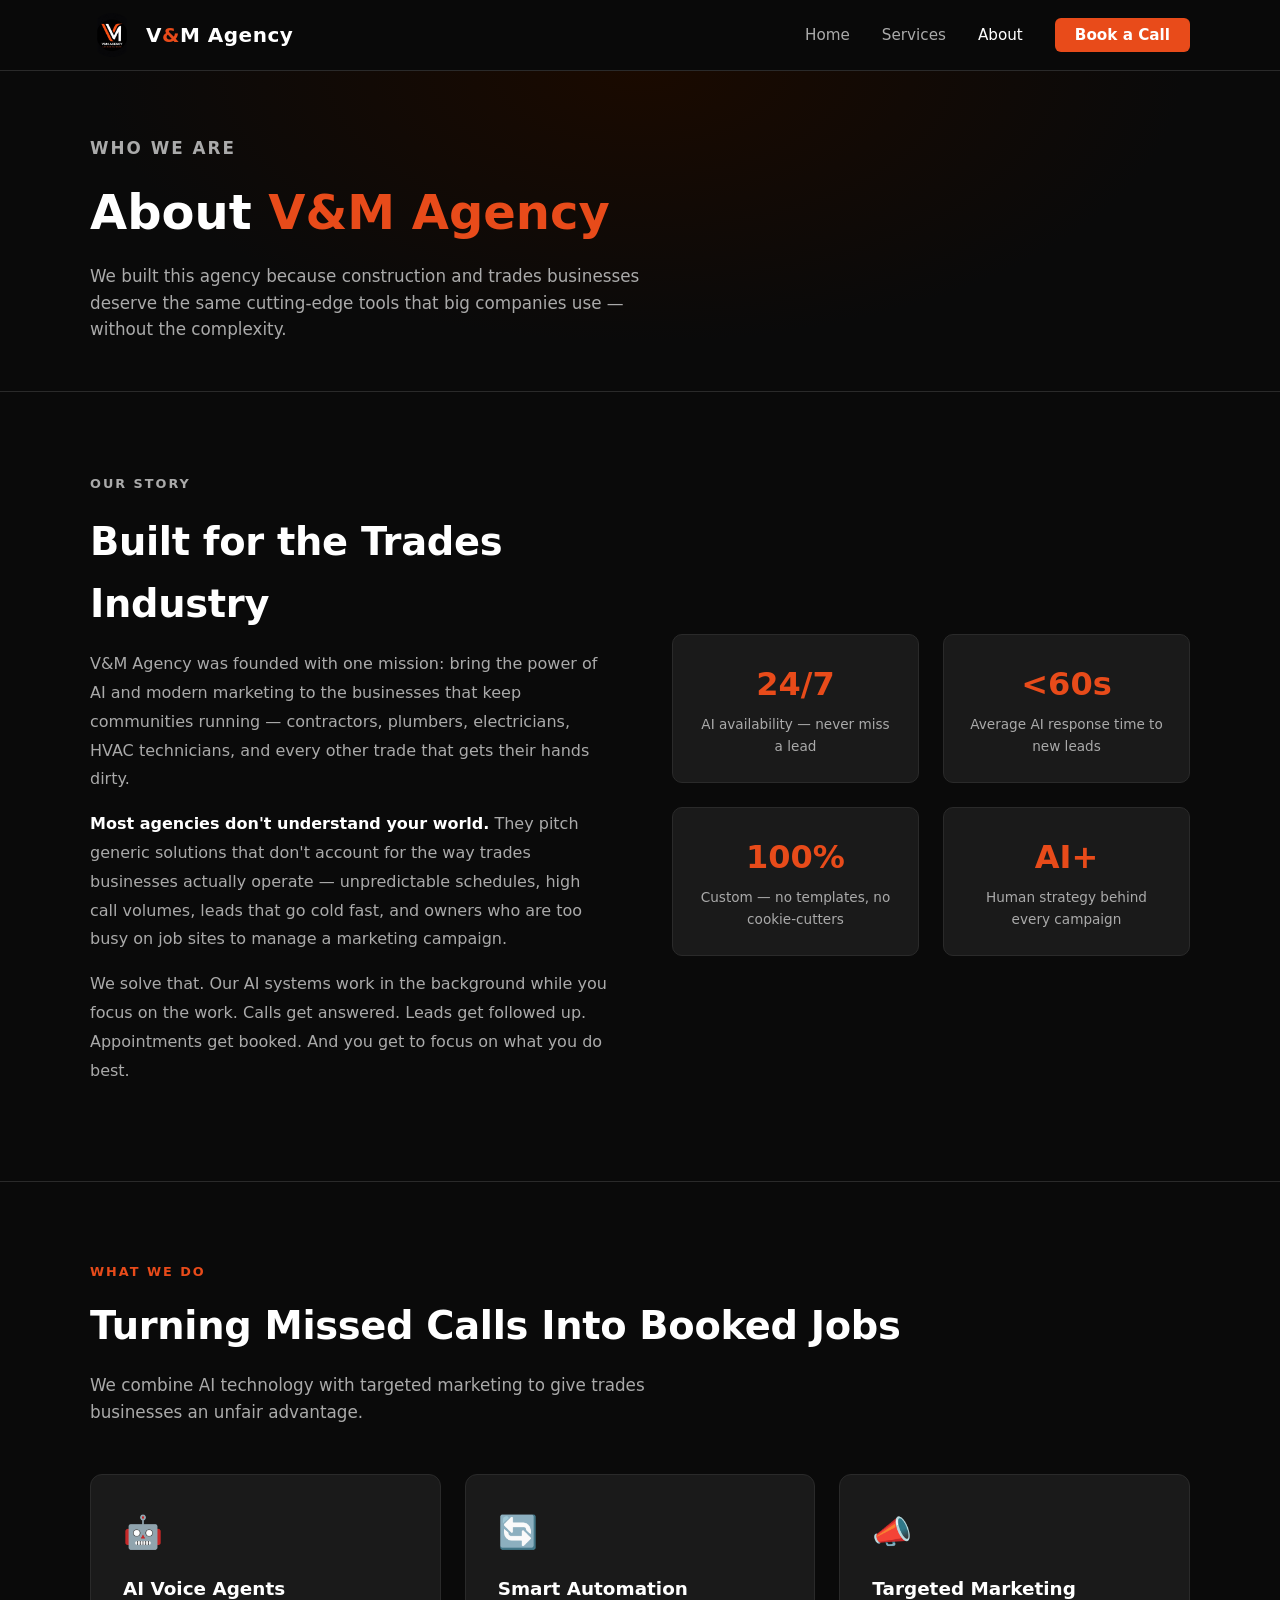
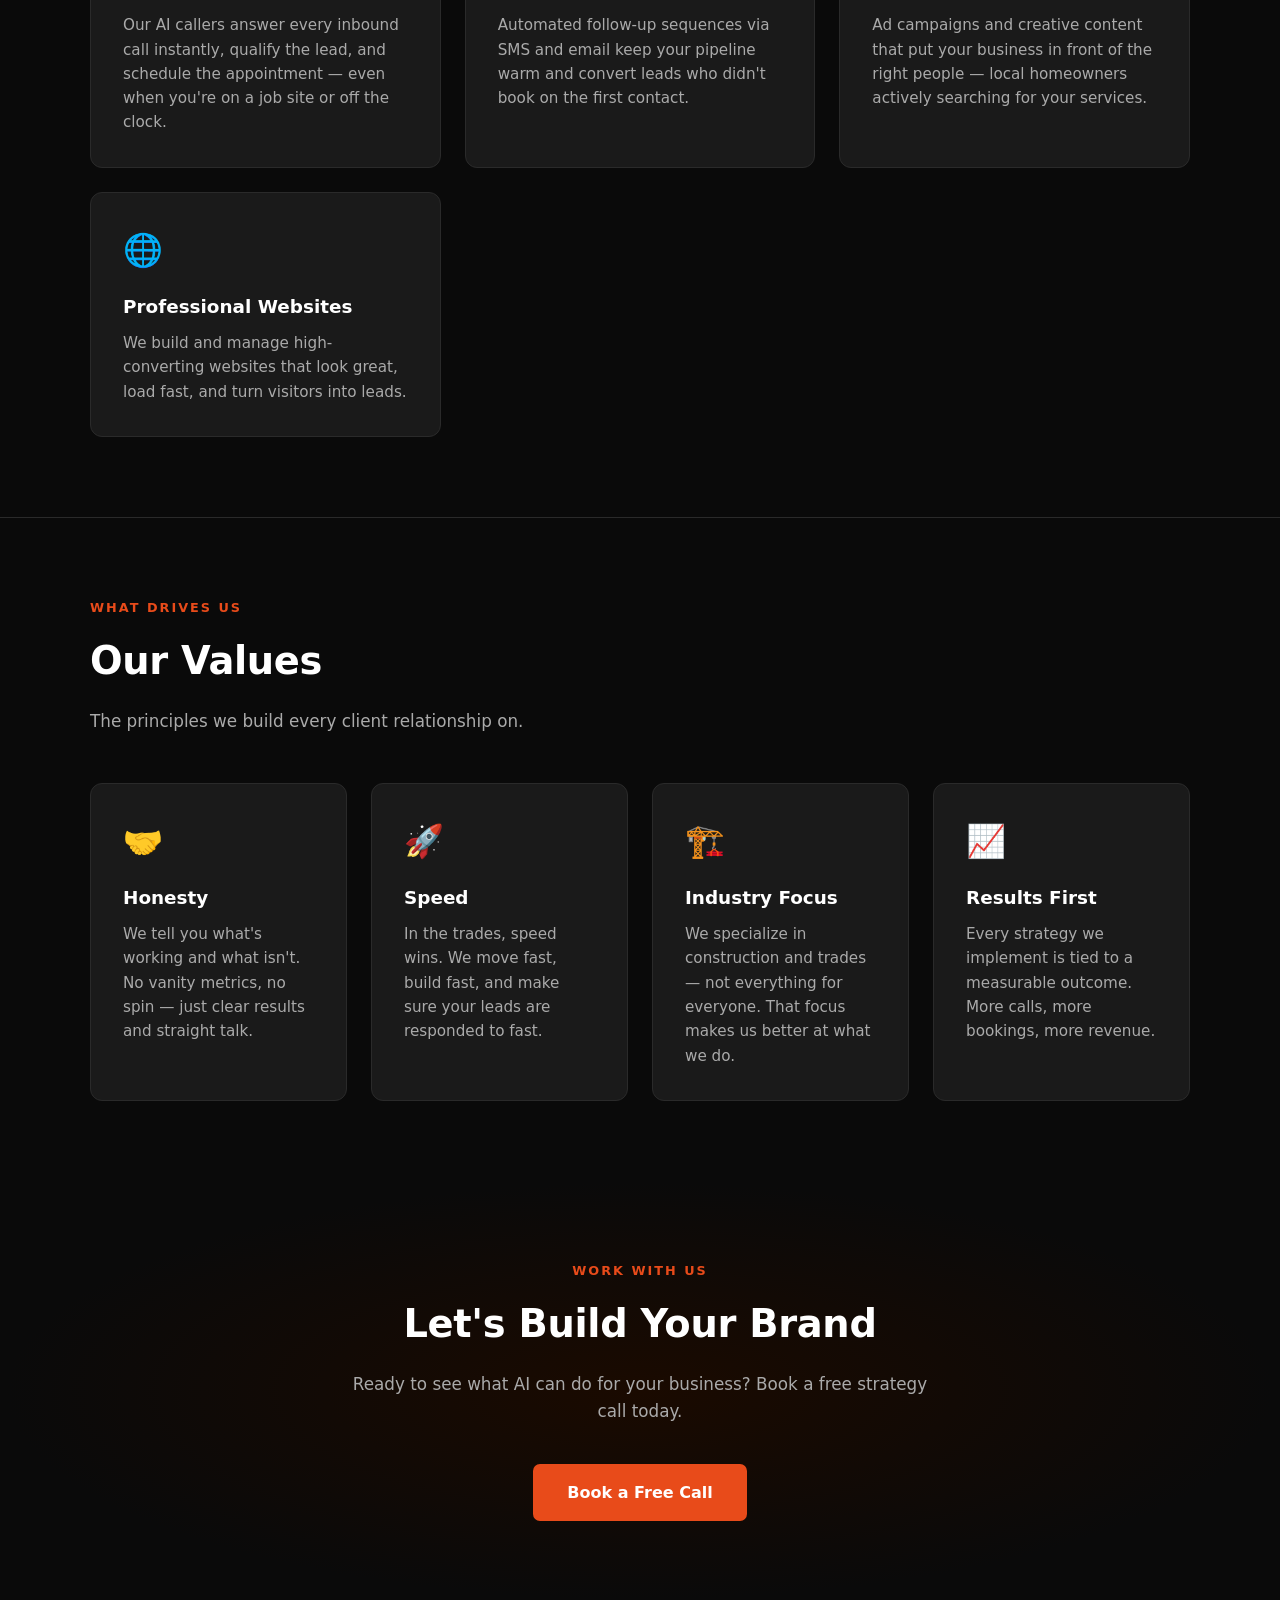
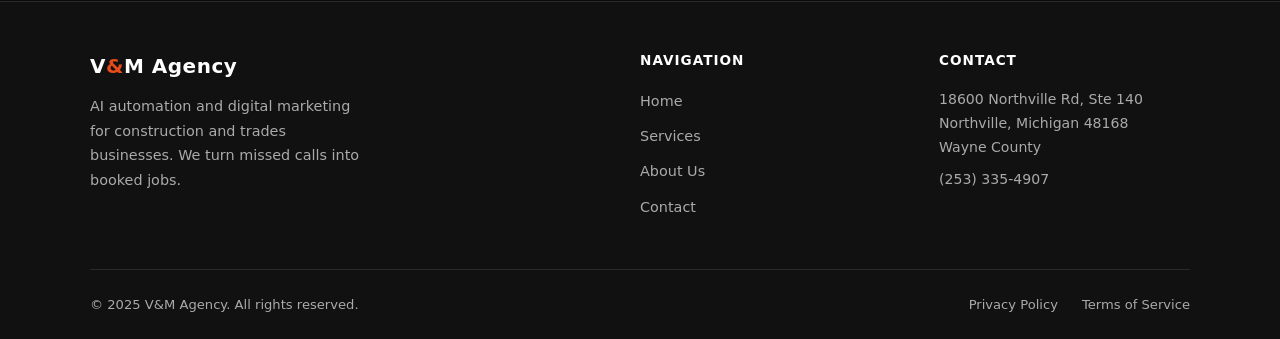
<file: about.html>
<!DOCTYPE html>
<html lang="en">
<head>
  <meta charset="UTF-8" />
  <meta name="viewport" content="width=device-width, initial-scale=1.0" />
  <title>About Us — V&amp;M Agency</title>
  <meta name="description" content="V&M Agency is an AI and digital marketing agency built specifically for construction and trades businesses. Learn about who we are and what drives us." />
  <link rel="stylesheet" href="style.css" />
  <link rel="icon" href="logo.png" type="image/png" />
  <style>
    .about-grid {
      display: grid;
      grid-template-columns: 1fr 1fr;
      gap: 4rem;
      align-items: center;
    }
    .about-text p {
      color: var(--gray);
      margin-bottom: 1rem;
      line-height: 1.8;
    }
    .about-text p strong {
      color: var(--white);
    }
    .stat-grid {
      display: grid;
      grid-template-columns: 1fr 1fr;
      gap: 1.5rem;
      margin-top: 1rem;
    }
    .stat-box {
      background: var(--card);
      border: 1px solid var(--border);
      border-radius: 10px;
      padding: 1.5rem;
      text-align: center;
    }
    .stat-box .stat-num {
      font-size: 2rem;
      font-weight: 800;
      color: var(--orange);
    }
    .stat-box p {
      color: var(--gray);
      font-size: 0.85rem;
      margin-top: 0.25rem;
    }
    .values-grid {
      display: grid;
      grid-template-columns: repeat(auto-fit, minmax(230px, 1fr));
      gap: 1.5rem;
    }
    @media (max-width: 768px) {
      .about-grid { grid-template-columns: 1fr; gap: 2.5rem; }
      .stat-grid { grid-template-columns: 1fr 1fr; }
    }
  </style>
</head>
<body>

  <!-- NAVBAR -->
  <nav>
    <div class="nav-inner">
      <a href="index.html" class="nav-logo">
        <img src="logo.png" alt="V&amp;M Agency Logo" onerror="this.style.display='none'" />
        <span class="nav-logo-text">V<span>&amp;</span>M Agency</span>
      </a>
      <button class="nav-toggle" onclick="toggleNav()" aria-label="Menu">
        <span></span><span></span><span></span>
      </button>
      <ul class="nav-links" id="navLinks">
        <li><a href="index.html">Home</a></li>
        <li><a href="services.html">Services</a></li>
        <li><a href="about.html" class="active">About</a></li>
        <li><a href="https://api.leadconnectorhq.com/widget/booking/gqLFksCPUoJGXuCFsm3I" target="_blank" class="nav-cta">Book a Call</a></li>
      </ul>
    </div>
  </nav>

  <main>
    <!-- PAGE HERO -->
    <div class="page-hero">
      <div class="page-hero-inner">
        <p class="section-label">Who We Are</p>
        <h1>About <span>V&amp;M Agency</span></h1>
        <p>We built this agency because construction and trades businesses deserve the same cutting-edge tools that big companies use — without the complexity.</p>
      </div>
    </div>

    <!-- ABOUT SECTION -->
    <section class="section">
      <div class="section-inner">
        <div class="about-grid">
          <div class="about-text">
            <p class="section-label">Our Story</p>
            <h2 class="section-title">Built for the Trades Industry</h2>
            <p>V&amp;M Agency was founded with one mission: bring the power of AI and modern marketing to the businesses that keep communities running — contractors, plumbers, electricians, HVAC technicians, and every other trade that gets their hands dirty.</p>
            <p><strong>Most agencies don't understand your world.</strong> They pitch generic solutions that don't account for the way trades businesses actually operate — unpredictable schedules, high call volumes, leads that go cold fast, and owners who are too busy on job sites to manage a marketing campaign.</p>
            <p>We solve that. Our AI systems work in the background while you focus on the work. Calls get answered. Leads get followed up. Appointments get booked. And you get to focus on what you do best.</p>
          </div>
          <div class="stat-grid">
            <div class="stat-box">
              <div class="stat-num">24/7</div>
              <p>AI availability — never miss a lead</p>
            </div>
            <div class="stat-box">
              <div class="stat-num">&lt;60s</div>
              <p>Average AI response time to new leads</p>
            </div>
            <div class="stat-box">
              <div class="stat-num">100%</div>
              <p>Custom — no templates, no cookie-cutters</p>
            </div>
            <div class="stat-box">
              <div class="stat-num">AI+</div>
              <p>Human strategy behind every campaign</p>
            </div>
          </div>
        </div>
      </div>
    </section>

    <hr class="divider" />

    <!-- WHAT WE DO -->
    <section class="section">
      <div class="section-inner">
        <p class="section-label">What We Do</p>
        <h2 class="section-title">Turning Missed Calls Into Booked Jobs</h2>
        <p class="section-sub">We combine AI technology with targeted marketing to give trades businesses an unfair advantage.</p>
        <div class="cards">
          <div class="card">
            <div class="card-icon">🤖</div>
            <h3>AI Voice Agents</h3>
            <p>Our AI callers answer every inbound call instantly, qualify the lead, and schedule the appointment — even when you're on a job site or off the clock.</p>
          </div>
          <div class="card">
            <div class="card-icon">🔄</div>
            <h3>Smart Automation</h3>
            <p>Automated follow-up sequences via SMS and email keep your pipeline warm and convert leads who didn't book on the first contact.</p>
          </div>
          <div class="card">
            <div class="card-icon">📣</div>
            <h3>Targeted Marketing</h3>
            <p>Ad campaigns and creative content that put your business in front of the right people — local homeowners actively searching for your services.</p>
          </div>
          <div class="card">
            <div class="card-icon">🌐</div>
            <h3>Professional Websites</h3>
            <p>We build and manage high-converting websites that look great, load fast, and turn visitors into leads.</p>
          </div>
        </div>
      </div>
    </section>

    <hr class="divider" />

    <!-- VALUES -->
    <section class="section">
      <div class="section-inner">
        <p class="section-label">What Drives Us</p>
        <h2 class="section-title">Our Values</h2>
        <p class="section-sub">The principles we build every client relationship on.</p>
        <div class="values-grid">
          <div class="card">
            <div class="card-icon">🤝</div>
            <h3>Honesty</h3>
            <p>We tell you what's working and what isn't. No vanity metrics, no spin — just clear results and straight talk.</p>
          </div>
          <div class="card">
            <div class="card-icon">🚀</div>
            <h3>Speed</h3>
            <p>In the trades, speed wins. We move fast, build fast, and make sure your leads are responded to fast.</p>
          </div>
          <div class="card">
            <div class="card-icon">🏗️</div>
            <h3>Industry Focus</h3>
            <p>We specialize in construction and trades — not everything for everyone. That focus makes us better at what we do.</p>
          </div>
          <div class="card">
            <div class="card-icon">📈</div>
            <h3>Results First</h3>
            <p>Every strategy we implement is tied to a measurable outcome. More calls, more bookings, more revenue.</p>
          </div>
        </div>
      </div>
    </section>

    <!-- CTA -->
    <section class="section" style="text-align:center; background: radial-gradient(ellipse at center, #1a0a00 0%, var(--black) 70%);">
      <div class="section-inner">
        <p class="section-label">Work With Us</p>
        <h2 class="section-title">Let's Build Your Brand</h2>
        <p class="section-sub" style="margin: 0 auto 2.5rem;">Ready to see what AI can do for your business? Book a free strategy call today.</p>
        <a href="https://api.leadconnectorhq.com/widget/booking/gqLFksCPUoJGXuCFsm3I" target="_blank" class="btn btn-primary">Book a Free Call</a>
      </div>
    </section>
  </main>

  <!-- FOOTER -->
  <footer>
    <div class="footer-inner">
      <div class="footer-grid">
        <div class="footer-brand">
          <span class="nav-logo-text">V<span style="color:var(--orange)">&amp;</span>M Agency</span>
          <p>AI automation and digital marketing for construction and trades businesses. We turn missed calls into booked jobs.</p>
        </div>
        <div class="footer-col">
          <h4>Navigation</h4>
          <ul>
            <li><a href="index.html">Home</a></li>
            <li><a href="services.html">Services</a></li>
            <li><a href="about.html">About Us</a></li>
            <li><a href="contact.html">Contact</a></li>
          </ul>
        </div>
        <div class="footer-col footer-contact">
          <h4>Contact</h4>
          <p>18600 Northville Rd, Ste 140<br>Northville, Michigan 48168<br>Wayne County</p>
          <p><a href="tel:+12533354907">(253) 335-4907</a></p>
        </div>
      </div>
      <div class="footer-bottom">
        <p>&copy; 2025 V&amp;M Agency. All rights reserved.</p>
        <div class="footer-legal-links">
          <a href="privacy-policy.html">Privacy Policy</a>
          <a href="terms-of-service.html">Terms of Service</a>
        </div>
      </div>
    </div>
  </footer>

  <!-- GoHighLevel Chat Widget -->
  <script src="https://widgets.leadconnectorhq.com/loader.js"
    data-resources-url="https://widgets.leadconnectorhq.com/chat-widget/loader.js"
    data-widget-id="6a3e5ccc055fd48edf4a342e"
    data-source="WEB_USER"></script>

  <script>
    function toggleNav() {
      document.getElementById('navLinks').classList.toggle('open');
    }
  </script>

</body>
</html>
</file>
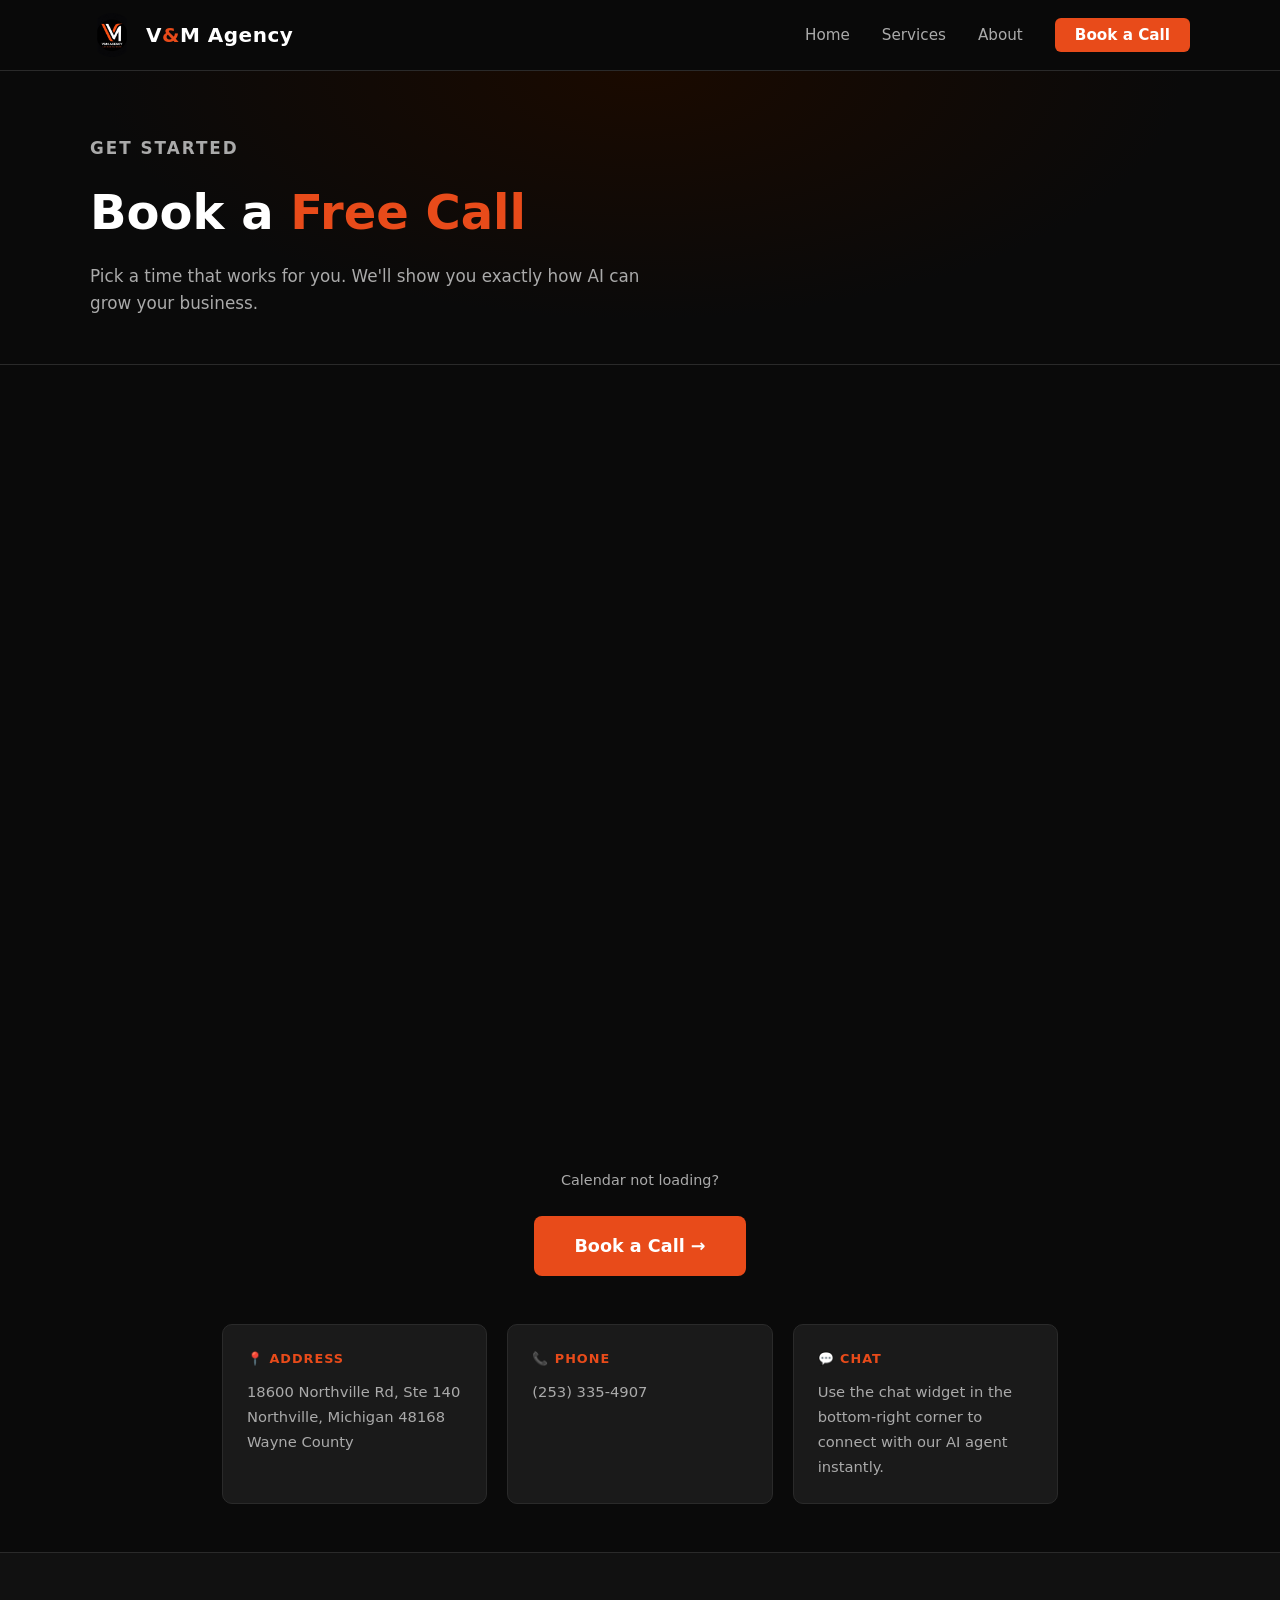
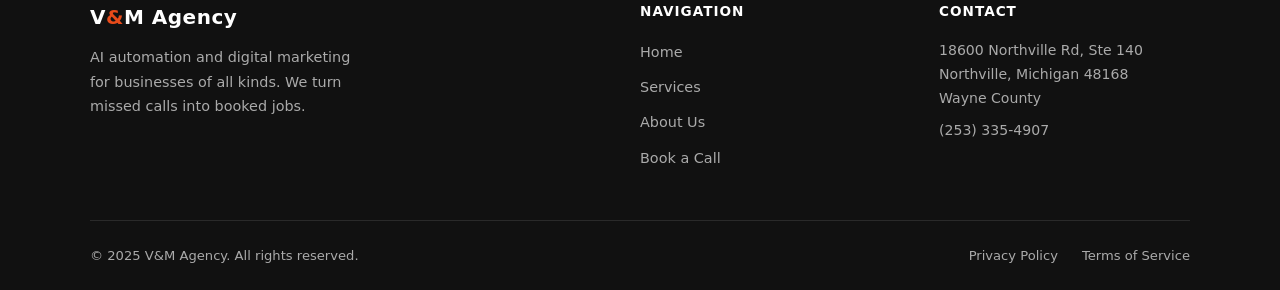
<file: contact.html>
<!DOCTYPE html>
<html lang="en">
<head>
  <meta charset="UTF-8" />
  <meta name="viewport" content="width=device-width, initial-scale=1.0" />
  <title>Book a Call — V&amp;M Agency</title>
  <meta name="description" content="Book a free strategy call with V&M Agency. Based in Northville, Michigan." />
  <link rel="stylesheet" href="style.css" />
  <link rel="icon" href="logo.png" type="image/png" />
  <style>
    .booking-wrap {
      max-width: 900px;
      margin: 0 auto;
      padding: 3rem 2rem;
      text-align: center;
    }
    .booking-wrap iframe {
      width: 100%;
      min-height: 700px;
      border: none;
      border-radius: 12px;
      margin-top: 2rem;
    }
    .fallback-btn {
      display: inline-block;
      margin-top: 1.5rem;
      padding: 1rem 2.5rem;
      background: var(--orange);
      color: #fff;
      font-size: 1.1rem;
      font-weight: 700;
      border-radius: 8px;
      text-decoration: none;
      transition: background 0.2s;
    }
    .fallback-btn:hover {
      background: var(--orange-light);
      color: #fff;
    }
    .contact-row {
      display: grid;
      grid-template-columns: repeat(auto-fit, minmax(200px, 1fr));
      gap: 1.25rem;
      margin-top: 3rem;
      text-align: left;
    }
    .info-box {
      background: var(--card);
      border: 1px solid var(--border);
      border-radius: 10px;
      padding: 1.5rem;
    }
    .info-box h4 {
      font-size: 0.8rem;
      font-weight: 700;
      letter-spacing: 1px;
      text-transform: uppercase;
      color: var(--orange);
      margin-bottom: 0.6rem;
    }
    .info-box p, .info-box a {
      color: var(--gray);
      font-size: 0.92rem;
      line-height: 1.7;
      text-decoration: none;
    }
    .info-box a:hover { color: var(--orange); }
  </style>
</head>
<body>

  <!-- NAVBAR -->
  <nav>
    <div class="nav-inner">
      <a href="index.html" class="nav-logo">
        <img src="logo.png" alt="V&amp;M Agency Logo" onerror="this.style.display='none'" />
        <span class="nav-logo-text">V<span>&amp;</span>M Agency</span>
      </a>
      <button class="nav-toggle" onclick="toggleNav()" aria-label="Menu">
        <span></span><span></span><span></span>
      </button>
      <ul class="nav-links" id="navLinks">
        <li><a href="index.html">Home</a></li>
        <li><a href="services.html">Services</a></li>
        <li><a href="about.html">About</a></li>
        <li><a href="https://api.leadconnectorhq.com/widget/booking/gqLFksCPUoJGXuCFsm3I" target="_blank" class="nav-cta">Book a Call</a></li>
      </ul>
    </div>
  </nav>

  <main>
    <div class="page-hero">
      <div class="page-hero-inner">
        <p class="section-label">Get Started</p>
        <h1>Book a <span>Free Call</span></h1>
        <p>Pick a time that works for you. We'll show you exactly how AI can grow your business.</p>
      </div>
    </div>

    <div class="booking-wrap">
      <iframe
        src="https://api.leadconnectorhq.com/widget/booking/gqLFksCPUoJGXuCFsm3I"
        scrolling="no"
        title="Book a Call with V&M Agency">
      </iframe>

      <p style="color:var(--gray); font-size:0.9rem; margin-top:1rem;">Calendar not loading?</p>
      <a href="https://api.leadconnectorhq.com/widget/booking/gqLFksCPUoJGXuCFsm3I" target="_blank" class="fallback-btn">Book a Call →</a>

      <div class="contact-row">
        <div class="info-box">
          <h4>📍 Address</h4>
          <p>18600 Northville Rd, Ste 140<br>Northville, Michigan 48168<br>Wayne County</p>
        </div>
        <div class="info-box">
          <h4>📞 Phone</h4>
          <a href="tel:+12533354907">(253) 335-4907</a>
        </div>
        <div class="info-box">
          <h4>💬 Chat</h4>
          <p>Use the chat widget in the bottom-right corner to connect with our AI agent instantly.</p>
        </div>
      </div>
    </div>
  </main>

  <!-- FOOTER -->
  <footer>
    <div class="footer-inner">
      <div class="footer-grid">
        <div class="footer-brand">
          <span class="nav-logo-text">V<span style="color:var(--orange)">&amp;</span>M Agency</span>
          <p>AI automation and digital marketing for businesses of all kinds. We turn missed calls into booked jobs.</p>
        </div>
        <div class="footer-col">
          <h4>Navigation</h4>
          <ul>
            <li><a href="index.html">Home</a></li>
            <li><a href="services.html">Services</a></li>
            <li><a href="about.html">About Us</a></li>
            <li><a href="contact.html">Book a Call</a></li>
          </ul>
        </div>
        <div class="footer-col footer-contact">
          <h4>Contact</h4>
          <p>18600 Northville Rd, Ste 140<br>Northville, Michigan 48168<br>Wayne County</p>
          <p><a href="tel:+12533354907">(253) 335-4907</a></p>
        </div>
      </div>
      <div class="footer-bottom">
        <p>&copy; 2025 V&amp;M Agency. All rights reserved.</p>
        <div class="footer-legal-links">
          <a href="privacy-policy.html">Privacy Policy</a>
          <a href="terms-of-service.html">Terms of Service</a>
        </div>
      </div>
    </div>
  </footer>

  <!-- GoHighLevel Chat Widget -->
  <script src="https://widgets.leadconnectorhq.com/loader.js"
    data-resources-url="https://widgets.leadconnectorhq.com/chat-widget/loader.js"
    data-widget-id="6a3e5ccc055fd48edf4a342e"
    data-source="WEB_USER"></script>

  <script>
    function toggleNav() {
      document.getElementById('navLinks').classList.toggle('open');
    }
  </script>

</body>
</html>
</file>
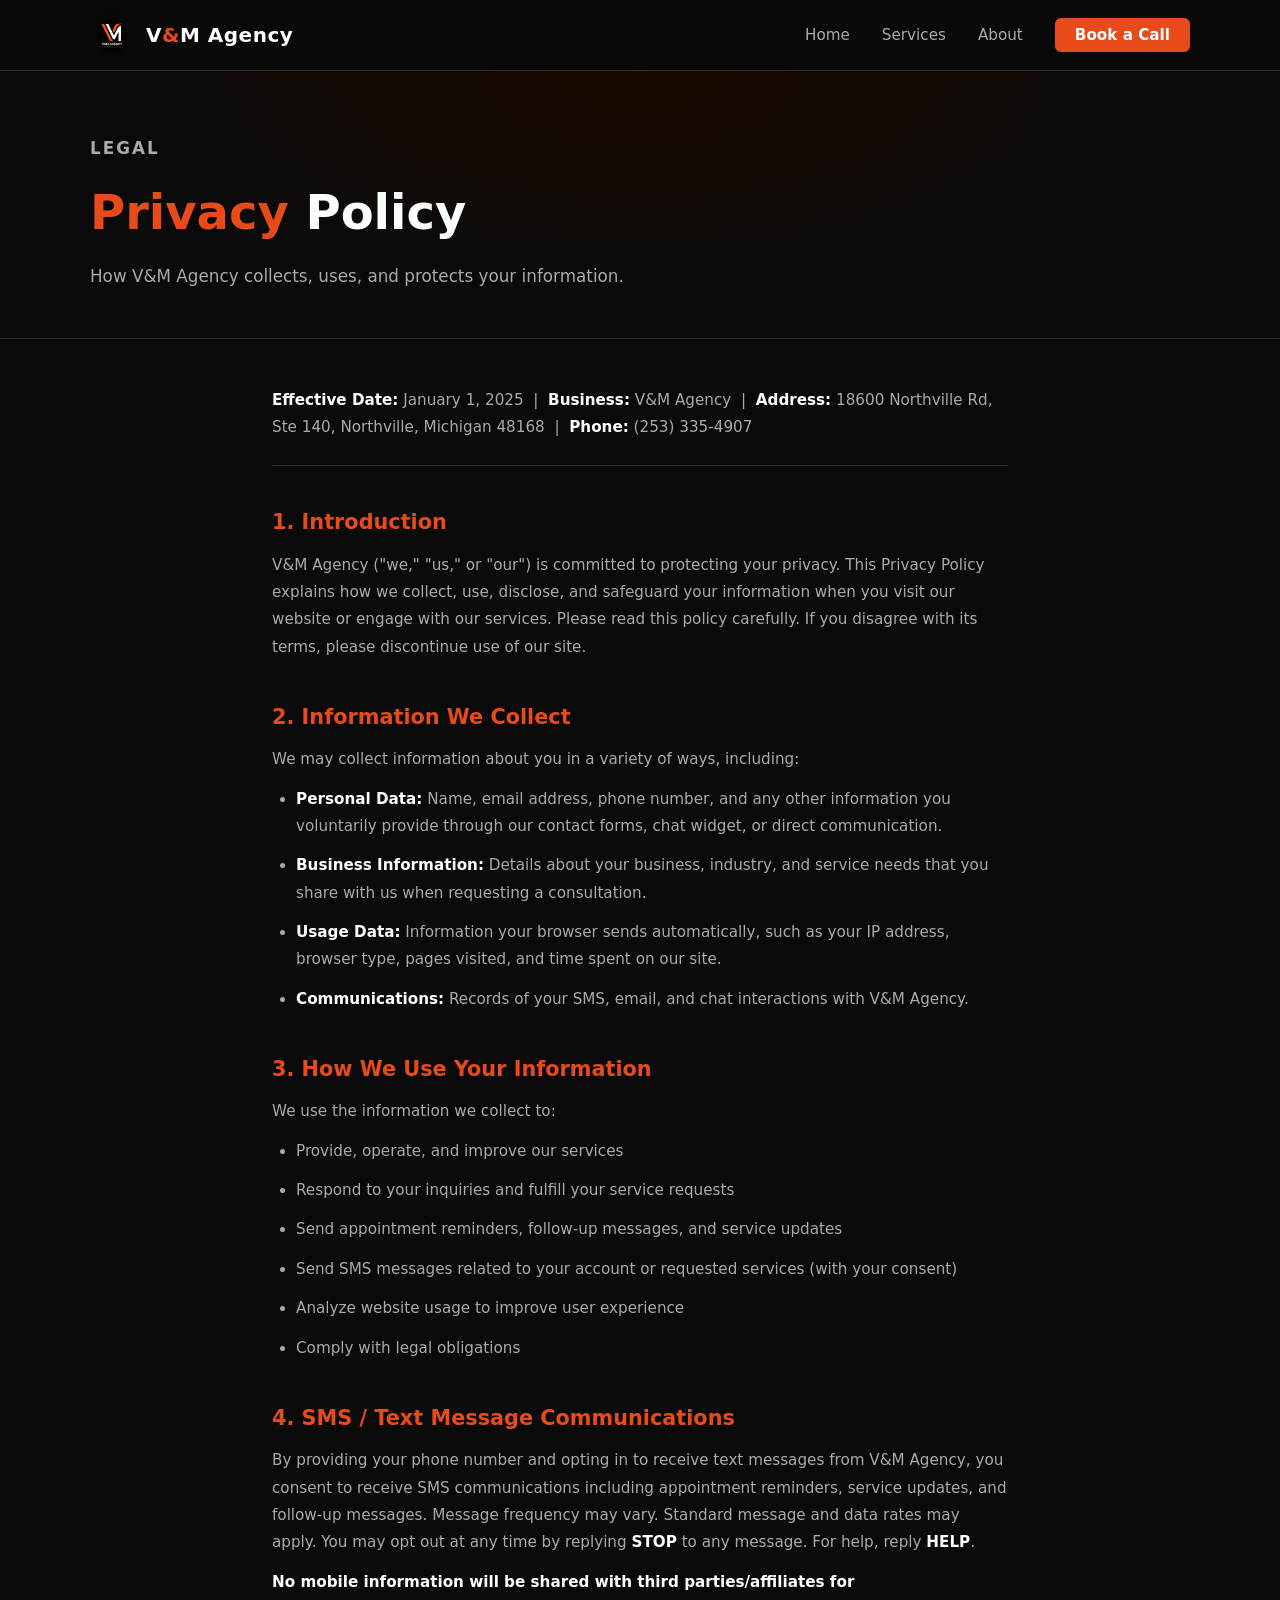
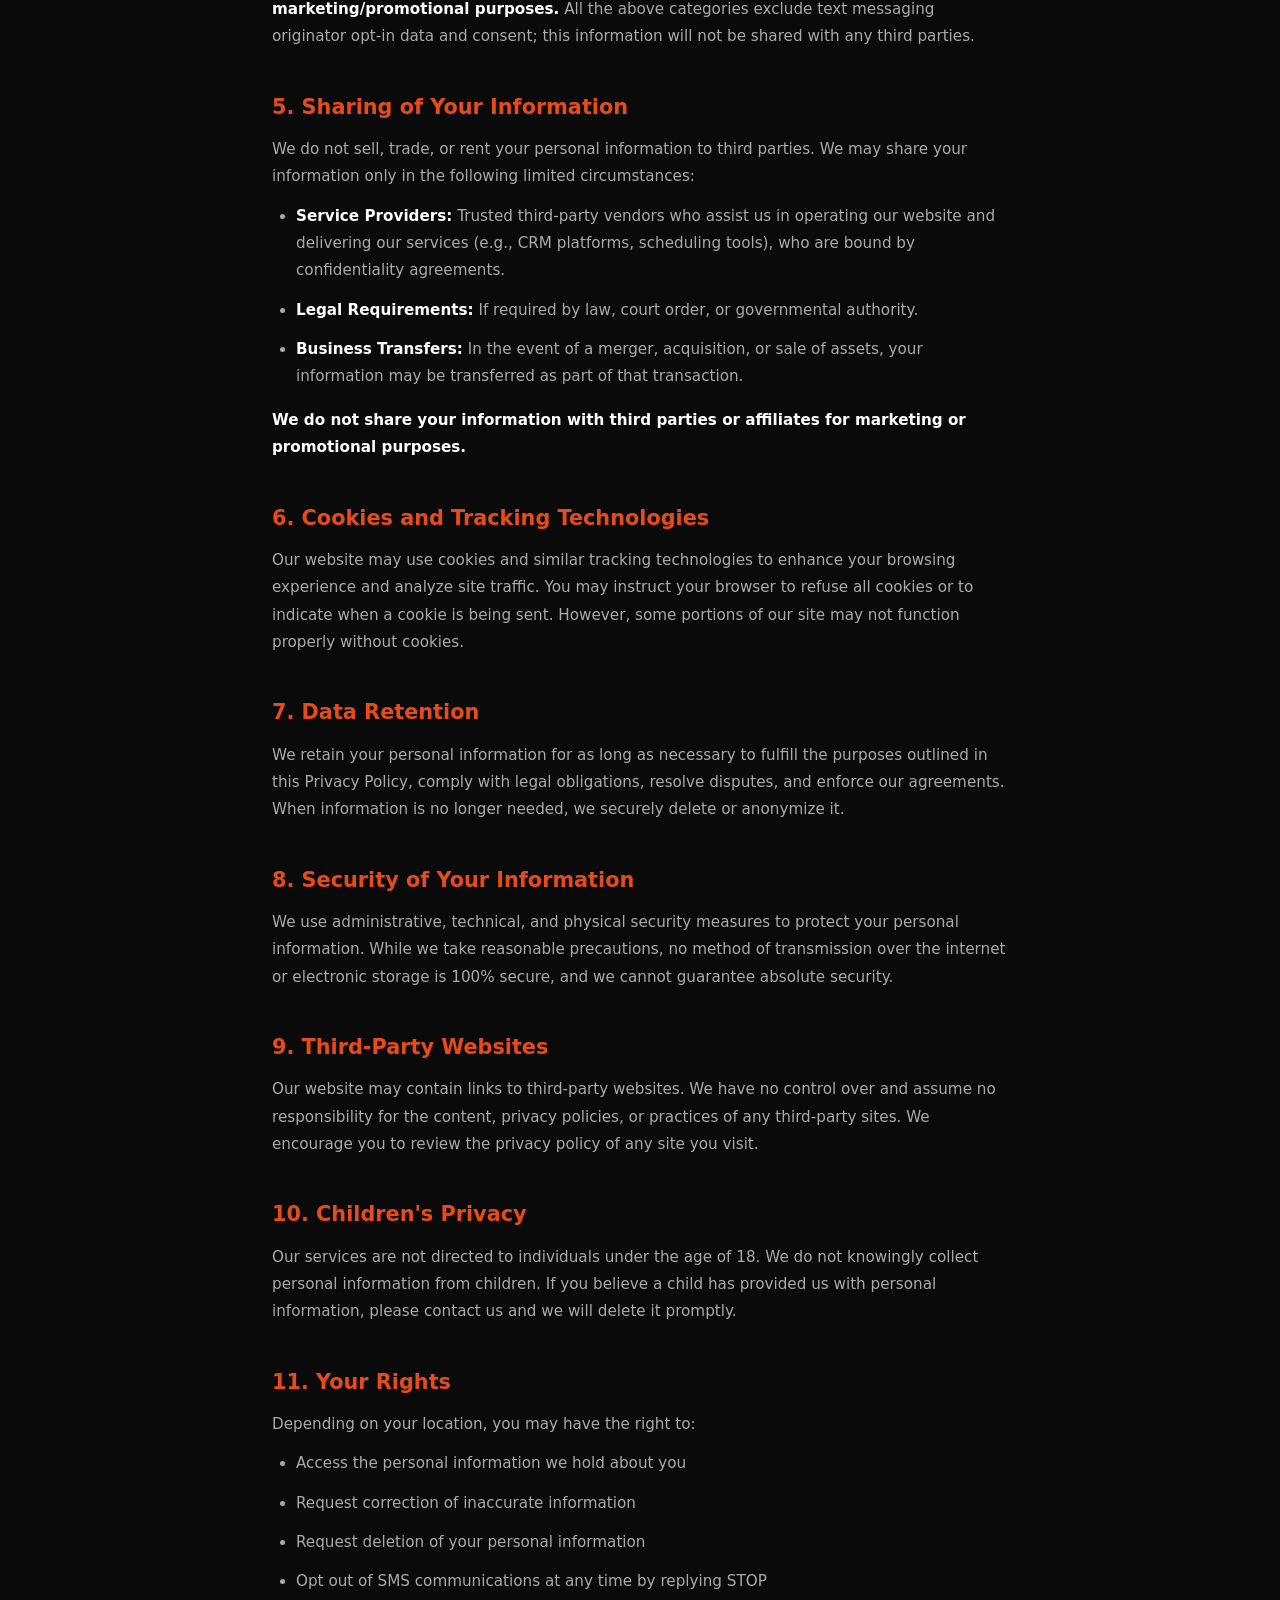
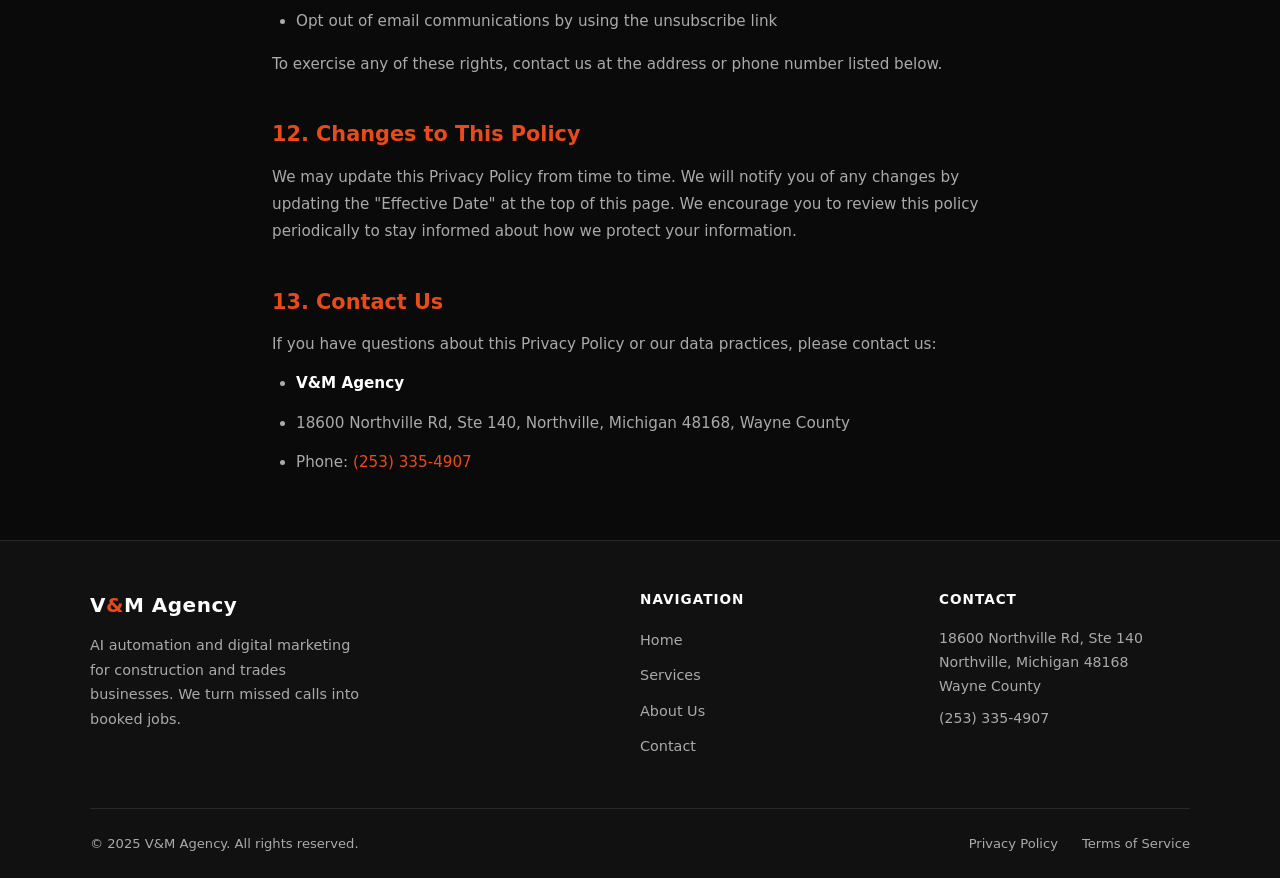
<file: privacy-policy.html>
<!DOCTYPE html>
<html lang="en">
<head>
  <meta charset="UTF-8" />
  <meta name="viewport" content="width=device-width, initial-scale=1.0" />
  <title>Privacy Policy — V&amp;M Agency</title>
  <meta name="description" content="V&M Agency Privacy Policy — how we collect, use, and protect your information." />
  <link rel="stylesheet" href="style.css" />
  <link rel="icon" href="logo.png" type="image/png" />
</head>
<body>

  <!-- NAVBAR -->
  <nav>
    <div class="nav-inner">
      <a href="index.html" class="nav-logo">
        <img src="logo.png" alt="V&amp;M Agency Logo" onerror="this.style.display='none'" />
        <span class="nav-logo-text">V<span>&amp;</span>M Agency</span>
      </a>
      <button class="nav-toggle" onclick="toggleNav()" aria-label="Menu">
        <span></span><span></span><span></span>
      </button>
      <ul class="nav-links" id="navLinks">
        <li><a href="index.html">Home</a></li>
        <li><a href="services.html">Services</a></li>
        <li><a href="about.html">About</a></li>
        <li><a href="https://api.leadconnectorhq.com/widget/booking/gqLFksCPUoJGXuCFsm3I" target="_blank" class="nav-cta">Book a Call</a></li>
      </ul>
    </div>
  </nav>

  <main>
    <div class="page-hero">
      <div class="page-hero-inner">
        <p class="section-label">Legal</p>
        <h1><span>Privacy</span> Policy</h1>
        <p>How V&amp;M Agency collects, uses, and protects your information.</p>
      </div>
    </div>

    <div class="legal-content">
      <p class="effective-date"><strong>Effective Date:</strong> January 1, 2025 &nbsp;|&nbsp; <strong>Business:</strong> V&amp;M Agency &nbsp;|&nbsp; <strong>Address:</strong> 18600 Northville Rd, Ste 140, Northville, Michigan 48168 &nbsp;|&nbsp; <strong>Phone:</strong> (253) 335-4907</p>

      <h2>1. Introduction</h2>
      <p>V&amp;M Agency ("we," "us," or "our") is committed to protecting your privacy. This Privacy Policy explains how we collect, use, disclose, and safeguard your information when you visit our website or engage with our services. Please read this policy carefully. If you disagree with its terms, please discontinue use of our site.</p>

      <h2>2. Information We Collect</h2>
      <p>We may collect information about you in a variety of ways, including:</p>
      <ul>
        <li><strong>Personal Data:</strong> Name, email address, phone number, and any other information you voluntarily provide through our contact forms, chat widget, or direct communication.</li>
        <li><strong>Business Information:</strong> Details about your business, industry, and service needs that you share with us when requesting a consultation.</li>
        <li><strong>Usage Data:</strong> Information your browser sends automatically, such as your IP address, browser type, pages visited, and time spent on our site.</li>
        <li><strong>Communications:</strong> Records of your SMS, email, and chat interactions with V&amp;M Agency.</li>
      </ul>

      <h2>3. How We Use Your Information</h2>
      <p>We use the information we collect to:</p>
      <ul>
        <li>Provide, operate, and improve our services</li>
        <li>Respond to your inquiries and fulfill your service requests</li>
        <li>Send appointment reminders, follow-up messages, and service updates</li>
        <li>Send SMS messages related to your account or requested services (with your consent)</li>
        <li>Analyze website usage to improve user experience</li>
        <li>Comply with legal obligations</li>
      </ul>

      <h2>4. SMS / Text Message Communications</h2>
      <p>By providing your phone number and opting in to receive text messages from V&amp;M Agency, you consent to receive SMS communications including appointment reminders, service updates, and follow-up messages. Message frequency may vary. Standard message and data rates may apply. You may opt out at any time by replying <strong>STOP</strong> to any message. For help, reply <strong>HELP</strong>.</p>
      <p><strong>No mobile information will be shared with third parties/affiliates for marketing/promotional purposes.</strong> All the above categories exclude text messaging originator opt-in data and consent; this information will not be shared with any third parties.</p>

      <h2>5. Sharing of Your Information</h2>
      <p>We do not sell, trade, or rent your personal information to third parties. We may share your information only in the following limited circumstances:</p>
      <ul>
        <li><strong>Service Providers:</strong> Trusted third-party vendors who assist us in operating our website and delivering our services (e.g., CRM platforms, scheduling tools), who are bound by confidentiality agreements.</li>
        <li><strong>Legal Requirements:</strong> If required by law, court order, or governmental authority.</li>
        <li><strong>Business Transfers:</strong> In the event of a merger, acquisition, or sale of assets, your information may be transferred as part of that transaction.</li>
      </ul>
      <p><strong>We do not share your information with third parties or affiliates for marketing or promotional purposes.</strong></p>

      <h2>6. Cookies and Tracking Technologies</h2>
      <p>Our website may use cookies and similar tracking technologies to enhance your browsing experience and analyze site traffic. You may instruct your browser to refuse all cookies or to indicate when a cookie is being sent. However, some portions of our site may not function properly without cookies.</p>

      <h2>7. Data Retention</h2>
      <p>We retain your personal information for as long as necessary to fulfill the purposes outlined in this Privacy Policy, comply with legal obligations, resolve disputes, and enforce our agreements. When information is no longer needed, we securely delete or anonymize it.</p>

      <h2>8. Security of Your Information</h2>
      <p>We use administrative, technical, and physical security measures to protect your personal information. While we take reasonable precautions, no method of transmission over the internet or electronic storage is 100% secure, and we cannot guarantee absolute security.</p>

      <h2>9. Third-Party Websites</h2>
      <p>Our website may contain links to third-party websites. We have no control over and assume no responsibility for the content, privacy policies, or practices of any third-party sites. We encourage you to review the privacy policy of any site you visit.</p>

      <h2>10. Children's Privacy</h2>
      <p>Our services are not directed to individuals under the age of 18. We do not knowingly collect personal information from children. If you believe a child has provided us with personal information, please contact us and we will delete it promptly.</p>

      <h2>11. Your Rights</h2>
      <p>Depending on your location, you may have the right to:</p>
      <ul>
        <li>Access the personal information we hold about you</li>
        <li>Request correction of inaccurate information</li>
        <li>Request deletion of your personal information</li>
        <li>Opt out of SMS communications at any time by replying STOP</li>
        <li>Opt out of email communications by using the unsubscribe link</li>
      </ul>
      <p>To exercise any of these rights, contact us at the address or phone number listed below.</p>

      <h2>12. Changes to This Policy</h2>
      <p>We may update this Privacy Policy from time to time. We will notify you of any changes by updating the "Effective Date" at the top of this page. We encourage you to review this policy periodically to stay informed about how we protect your information.</p>

      <h2>13. Contact Us</h2>
      <p>If you have questions about this Privacy Policy or our data practices, please contact us:</p>
      <ul>
        <li><strong>V&amp;M Agency</strong></li>
        <li>18600 Northville Rd, Ste 140, Northville, Michigan 48168, Wayne County</li>
        <li>Phone: <a href="tel:+12533354907">(253) 335-4907</a></li>
      </ul>
    </div>
  </main>

  <!-- FOOTER -->
  <footer>
    <div class="footer-inner">
      <div class="footer-grid">
        <div class="footer-brand">
          <span class="nav-logo-text">V<span style="color:var(--orange)">&amp;</span>M Agency</span>
          <p>AI automation and digital marketing for construction and trades businesses. We turn missed calls into booked jobs.</p>
        </div>
        <div class="footer-col">
          <h4>Navigation</h4>
          <ul>
            <li><a href="index.html">Home</a></li>
            <li><a href="services.html">Services</a></li>
            <li><a href="about.html">About Us</a></li>
            <li><a href="contact.html">Contact</a></li>
          </ul>
        </div>
        <div class="footer-col footer-contact">
          <h4>Contact</h4>
          <p>18600 Northville Rd, Ste 140<br>Northville, Michigan 48168<br>Wayne County</p>
          <p><a href="tel:+12533354907">(253) 335-4907</a></p>
        </div>
      </div>
      <div class="footer-bottom">
        <p>&copy; 2025 V&amp;M Agency. All rights reserved.</p>
        <div class="footer-legal-links">
          <a href="privacy-policy.html">Privacy Policy</a>
          <a href="terms-of-service.html">Terms of Service</a>
        </div>
      </div>
    </div>
  </footer>

  <script>
    function toggleNav() {
      document.getElementById('navLinks').classList.toggle('open');
    }
  </script>

</body>
</html>
</file>
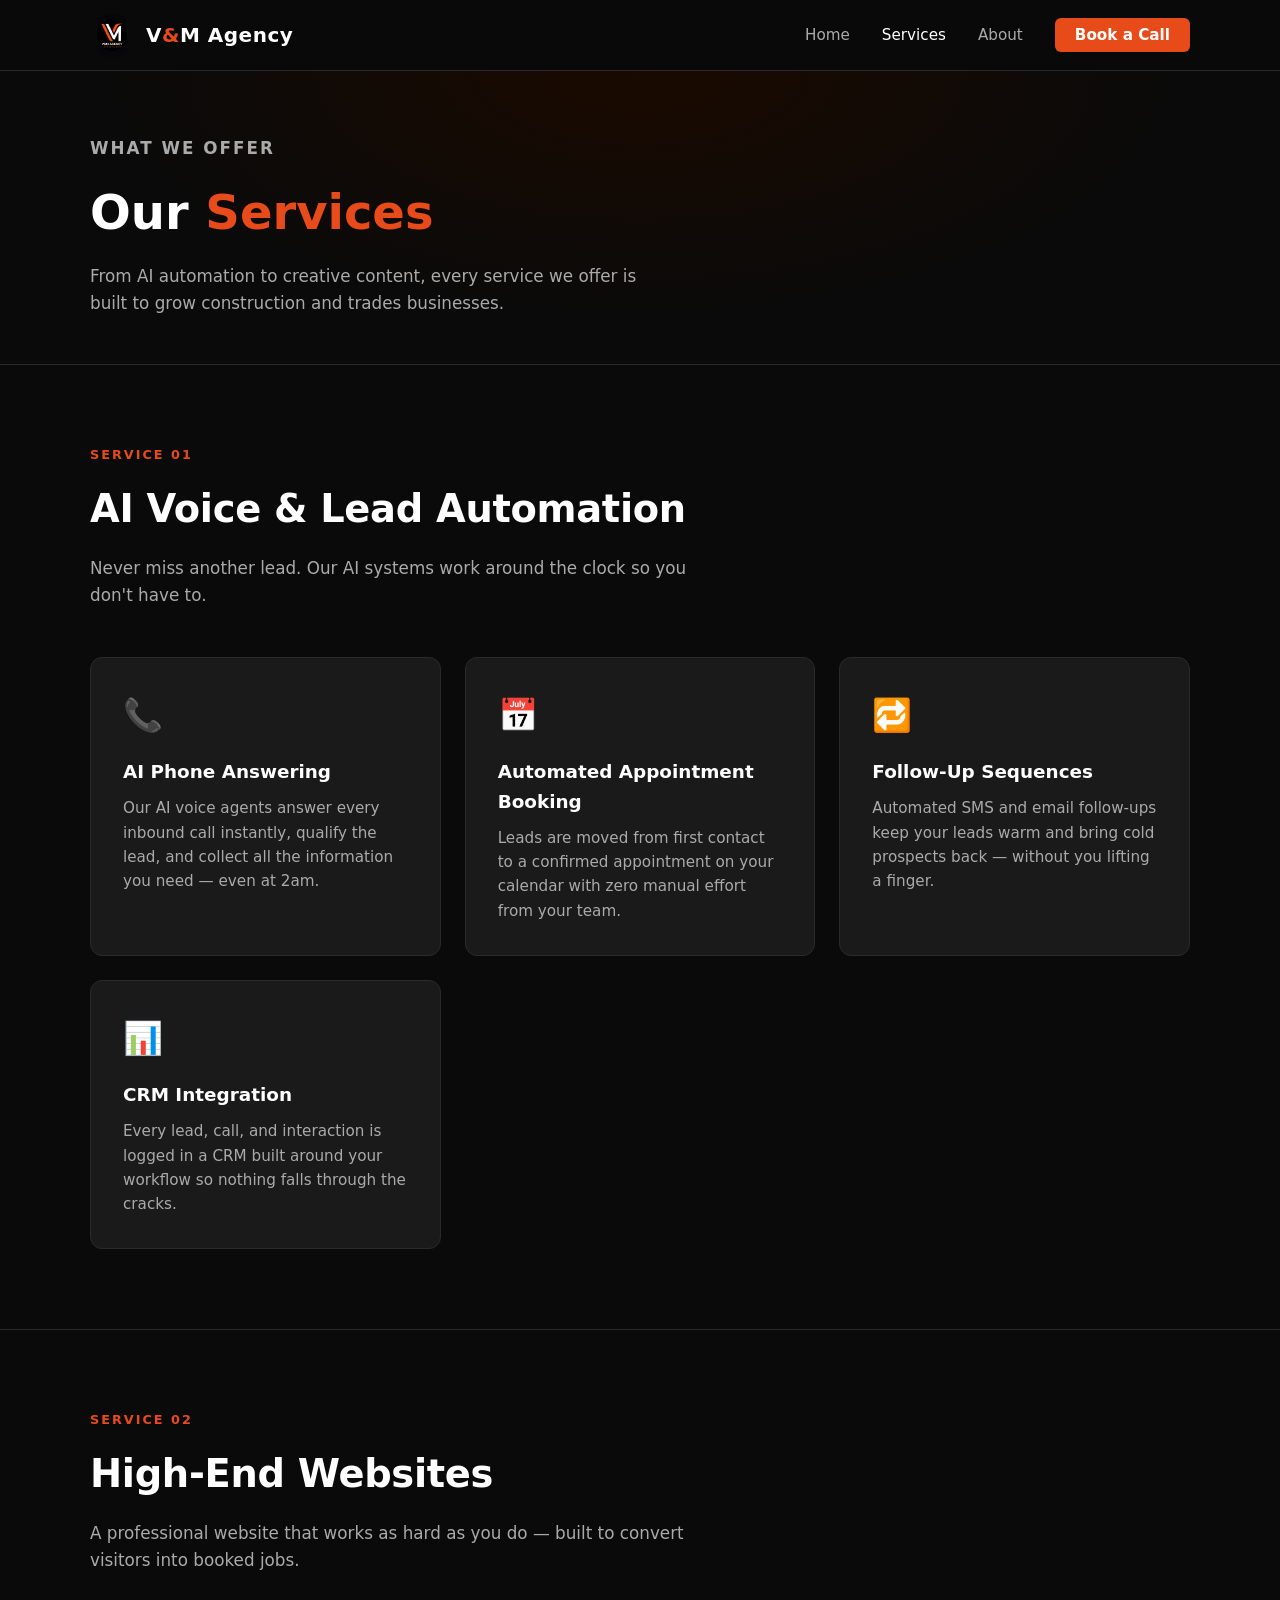
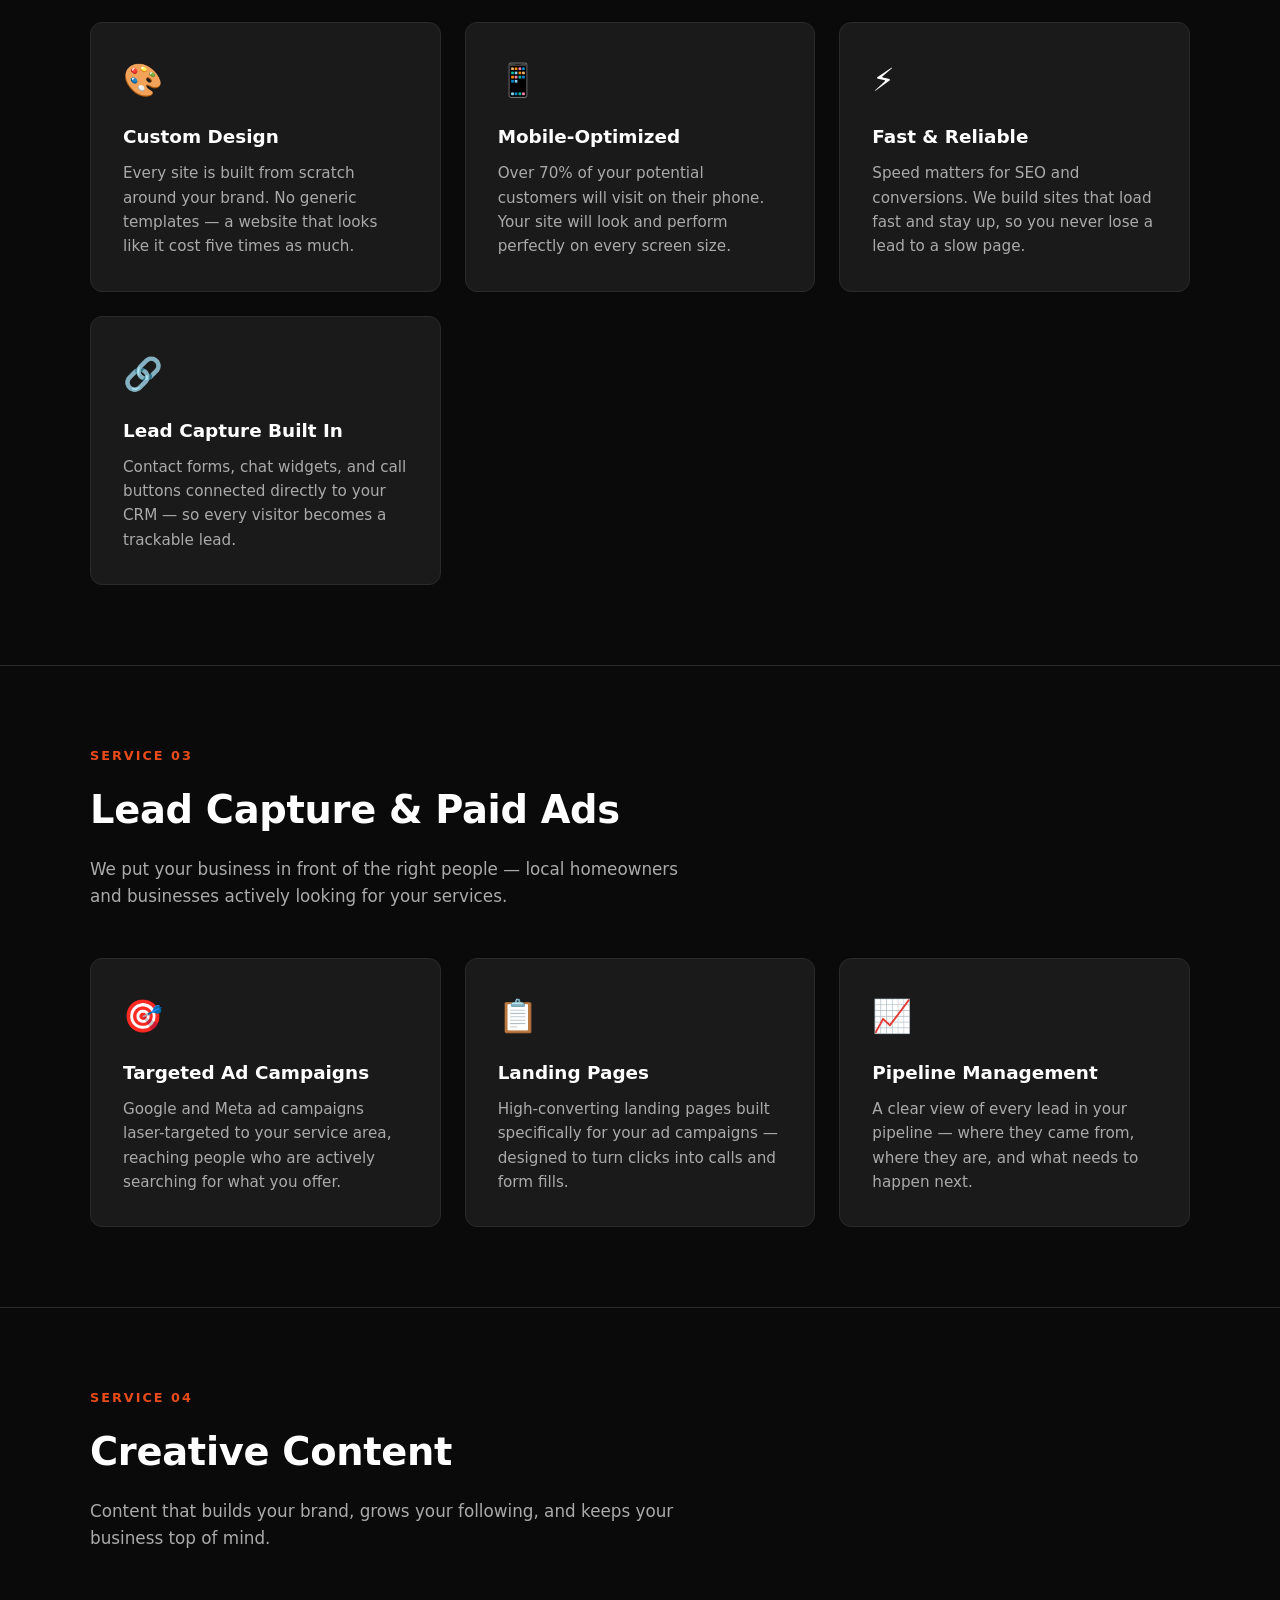
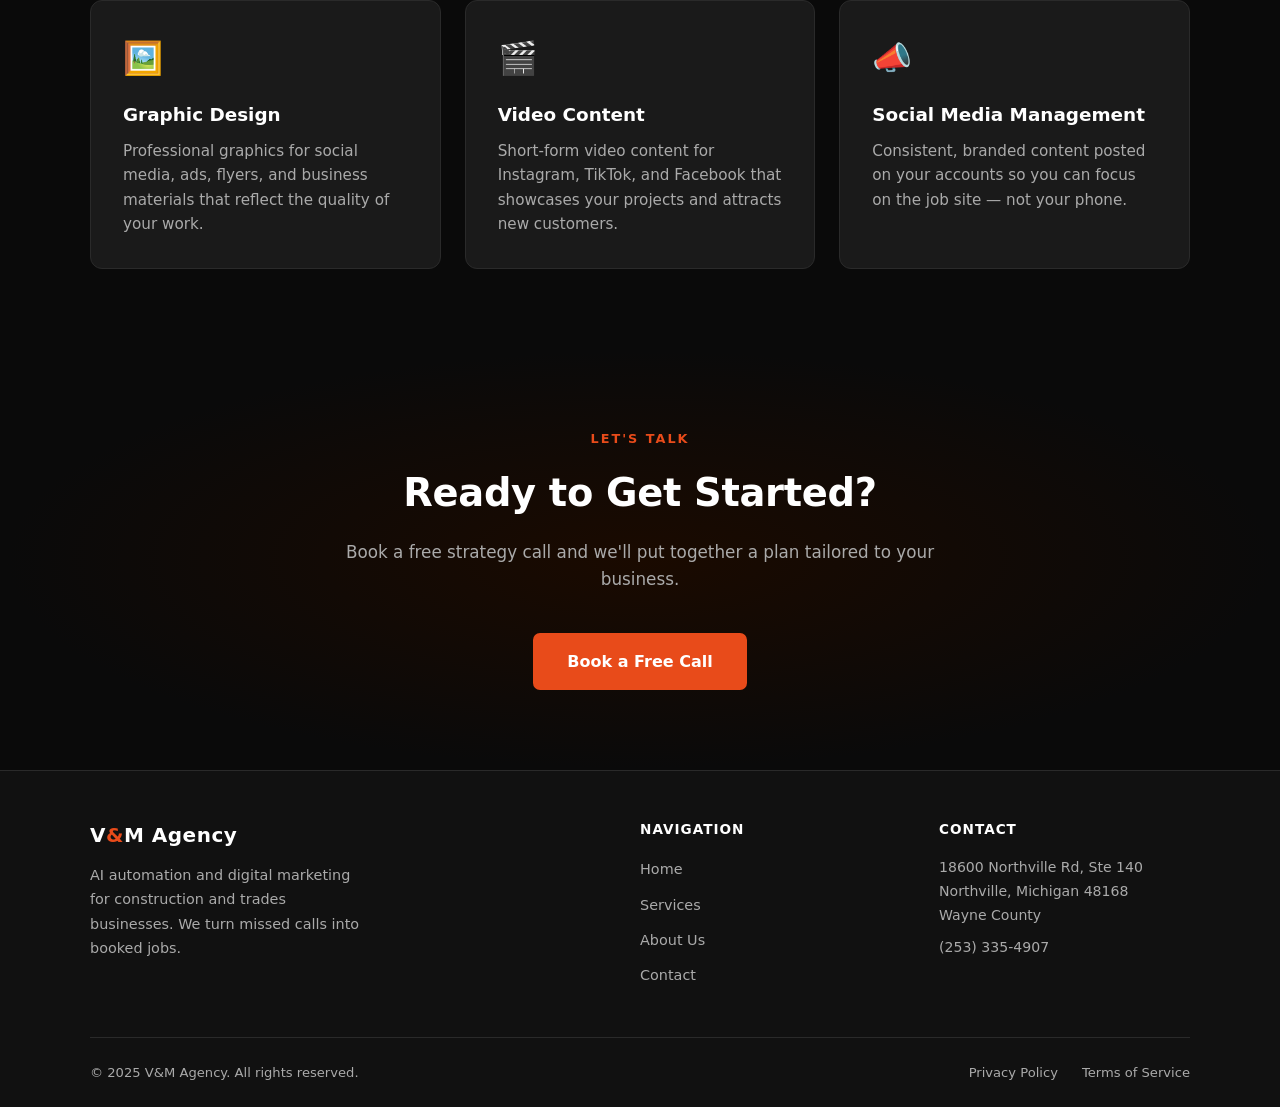
<file: services.html>
<!DOCTYPE html>
<html lang="en">
<head>
  <meta charset="UTF-8" />
  <meta name="viewport" content="width=device-width, initial-scale=1.0" />
  <title>Services — V&amp;M Agency</title>
  <meta name="description" content="V&M Agency services: AI voice automation, lead capture, high-end websites, and creative content for construction and trades businesses." />
  <link rel="stylesheet" href="style.css" />
  <link rel="icon" href="logo.png" type="image/png" />
</head>
<body>

  <!-- NAVBAR -->
  <nav>
    <div class="nav-inner">
      <a href="index.html" class="nav-logo">
        <img src="logo.png" alt="V&amp;M Agency Logo" onerror="this.style.display='none'" />
        <span class="nav-logo-text">V<span>&amp;</span>M Agency</span>
      </a>
      <button class="nav-toggle" onclick="toggleNav()" aria-label="Menu">
        <span></span><span></span><span></span>
      </button>
      <ul class="nav-links" id="navLinks">
        <li><a href="index.html">Home</a></li>
        <li><a href="services.html" class="active">Services</a></li>
        <li><a href="about.html">About</a></li>
        <li><a href="https://api.leadconnectorhq.com/widget/booking/gqLFksCPUoJGXuCFsm3I" target="_blank" class="nav-cta">Book a Call</a></li>
      </ul>
    </div>
  </nav>

  <main>
    <!-- PAGE HERO -->
    <div class="page-hero">
      <div class="page-hero-inner">
        <p class="section-label">What We Offer</p>
        <h1>Our <span>Services</span></h1>
        <p>From AI automation to creative content, every service we offer is built to grow construction and trades businesses.</p>
      </div>
    </div>

    <!-- SERVICE 1: AI AUTOMATION -->
    <section class="section">
      <div class="section-inner">
        <p class="section-label">Service 01</p>
        <h2 class="section-title">AI Voice &amp; Lead Automation</h2>
        <p class="section-sub">Never miss another lead. Our AI systems work around the clock so you don't have to.</p>
        <div class="cards">
          <div class="card">
            <div class="card-icon">📞</div>
            <h3>AI Phone Answering</h3>
            <p>Our AI voice agents answer every inbound call instantly, qualify the lead, and collect all the information you need — even at 2am.</p>
          </div>
          <div class="card">
            <div class="card-icon">📅</div>
            <h3>Automated Appointment Booking</h3>
            <p>Leads are moved from first contact to a confirmed appointment on your calendar with zero manual effort from your team.</p>
          </div>
          <div class="card">
            <div class="card-icon">🔁</div>
            <h3>Follow-Up Sequences</h3>
            <p>Automated SMS and email follow-ups keep your leads warm and bring cold prospects back — without you lifting a finger.</p>
          </div>
          <div class="card">
            <div class="card-icon">📊</div>
            <h3>CRM Integration</h3>
            <p>Every lead, call, and interaction is logged in a CRM built around your workflow so nothing falls through the cracks.</p>
          </div>
        </div>
      </div>
    </section>

    <hr class="divider" />

    <!-- SERVICE 2: WEBSITES -->
    <section class="section">
      <div class="section-inner">
        <p class="section-label">Service 02</p>
        <h2 class="section-title">High-End Websites</h2>
        <p class="section-sub">A professional website that works as hard as you do — built to convert visitors into booked jobs.</p>
        <div class="cards">
          <div class="card">
            <div class="card-icon">🎨</div>
            <h3>Custom Design</h3>
            <p>Every site is built from scratch around your brand. No generic templates — a website that looks like it cost five times as much.</p>
          </div>
          <div class="card">
            <div class="card-icon">📱</div>
            <h3>Mobile-Optimized</h3>
            <p>Over 70% of your potential customers will visit on their phone. Your site will look and perform perfectly on every screen size.</p>
          </div>
          <div class="card">
            <div class="card-icon">⚡</div>
            <h3>Fast &amp; Reliable</h3>
            <p>Speed matters for SEO and conversions. We build sites that load fast and stay up, so you never lose a lead to a slow page.</p>
          </div>
          <div class="card">
            <div class="card-icon">🔗</div>
            <h3>Lead Capture Built In</h3>
            <p>Contact forms, chat widgets, and call buttons connected directly to your CRM — so every visitor becomes a trackable lead.</p>
          </div>
        </div>
      </div>
    </section>

    <hr class="divider" />

    <!-- SERVICE 3: LEAD CAPTURE -->
    <section class="section">
      <div class="section-inner">
        <p class="section-label">Service 03</p>
        <h2 class="section-title">Lead Capture &amp; Paid Ads</h2>
        <p class="section-sub">We put your business in front of the right people — local homeowners and businesses actively looking for your services.</p>
        <div class="cards">
          <div class="card">
            <div class="card-icon">🎯</div>
            <h3>Targeted Ad Campaigns</h3>
            <p>Google and Meta ad campaigns laser-targeted to your service area, reaching people who are actively searching for what you offer.</p>
          </div>
          <div class="card">
            <div class="card-icon">📋</div>
            <h3>Landing Pages</h3>
            <p>High-converting landing pages built specifically for your ad campaigns — designed to turn clicks into calls and form fills.</p>
          </div>
          <div class="card">
            <div class="card-icon">📈</div>
            <h3>Pipeline Management</h3>
            <p>A clear view of every lead in your pipeline — where they came from, where they are, and what needs to happen next.</p>
          </div>
        </div>
      </div>
    </section>

    <hr class="divider" />

    <!-- SERVICE 4: CREATIVE CONTENT -->
    <section class="section">
      <div class="section-inner">
        <p class="section-label">Service 04</p>
        <h2 class="section-title">Creative Content</h2>
        <p class="section-sub">Content that builds your brand, grows your following, and keeps your business top of mind.</p>
        <div class="cards">
          <div class="card">
            <div class="card-icon">🖼️</div>
            <h3>Graphic Design</h3>
            <p>Professional graphics for social media, ads, flyers, and business materials that reflect the quality of your work.</p>
          </div>
          <div class="card">
            <div class="card-icon">🎬</div>
            <h3>Video Content</h3>
            <p>Short-form video content for Instagram, TikTok, and Facebook that showcases your projects and attracts new customers.</p>
          </div>
          <div class="card">
            <div class="card-icon">📣</div>
            <h3>Social Media Management</h3>
            <p>Consistent, branded content posted on your accounts so you can focus on the job site — not your phone.</p>
          </div>
        </div>
      </div>
    </section>

    <!-- CTA -->
    <section class="section" style="text-align:center; background: radial-gradient(ellipse at center, #1a0a00 0%, var(--black) 70%);">
      <div class="section-inner">
        <p class="section-label">Let's Talk</p>
        <h2 class="section-title">Ready to Get Started?</h2>
        <p class="section-sub" style="margin: 0 auto 2.5rem;">Book a free strategy call and we'll put together a plan tailored to your business.</p>
        <a href="https://api.leadconnectorhq.com/widget/booking/gqLFksCPUoJGXuCFsm3I" target="_blank" class="btn btn-primary">Book a Free Call</a>
      </div>
    </section>
  </main>

  <!-- FOOTER -->
  <footer>
    <div class="footer-inner">
      <div class="footer-grid">
        <div class="footer-brand">
          <span class="nav-logo-text">V<span style="color:var(--orange)">&amp;</span>M Agency</span>
          <p>AI automation and digital marketing for construction and trades businesses. We turn missed calls into booked jobs.</p>
        </div>
        <div class="footer-col">
          <h4>Navigation</h4>
          <ul>
            <li><a href="index.html">Home</a></li>
            <li><a href="services.html">Services</a></li>
            <li><a href="about.html">About Us</a></li>
            <li><a href="contact.html">Contact</a></li>
          </ul>
        </div>
        <div class="footer-col footer-contact">
          <h4>Contact</h4>
          <p>18600 Northville Rd, Ste 140<br>Northville, Michigan 48168<br>Wayne County</p>
          <p><a href="tel:+12533354907">(253) 335-4907</a></p>
        </div>
      </div>
      <div class="footer-bottom">
        <p>&copy; 2025 V&amp;M Agency. All rights reserved.</p>
        <div class="footer-legal-links">
          <a href="privacy-policy.html">Privacy Policy</a>
          <a href="terms-of-service.html">Terms of Service</a>
        </div>
      </div>
    </div>
  </footer>

  <!-- GoHighLevel Chat Widget -->
  <script src="https://widgets.leadconnectorhq.com/loader.js"
    data-resources-url="https://widgets.leadconnectorhq.com/chat-widget/loader.js"
    data-widget-id="6a3e5ccc055fd48edf4a342e"
    data-source="WEB_USER"></script>

  <script>
    function toggleNav() {
      document.getElementById('navLinks').classList.toggle('open');
    }
  </script>

</body>
</html>
</file>
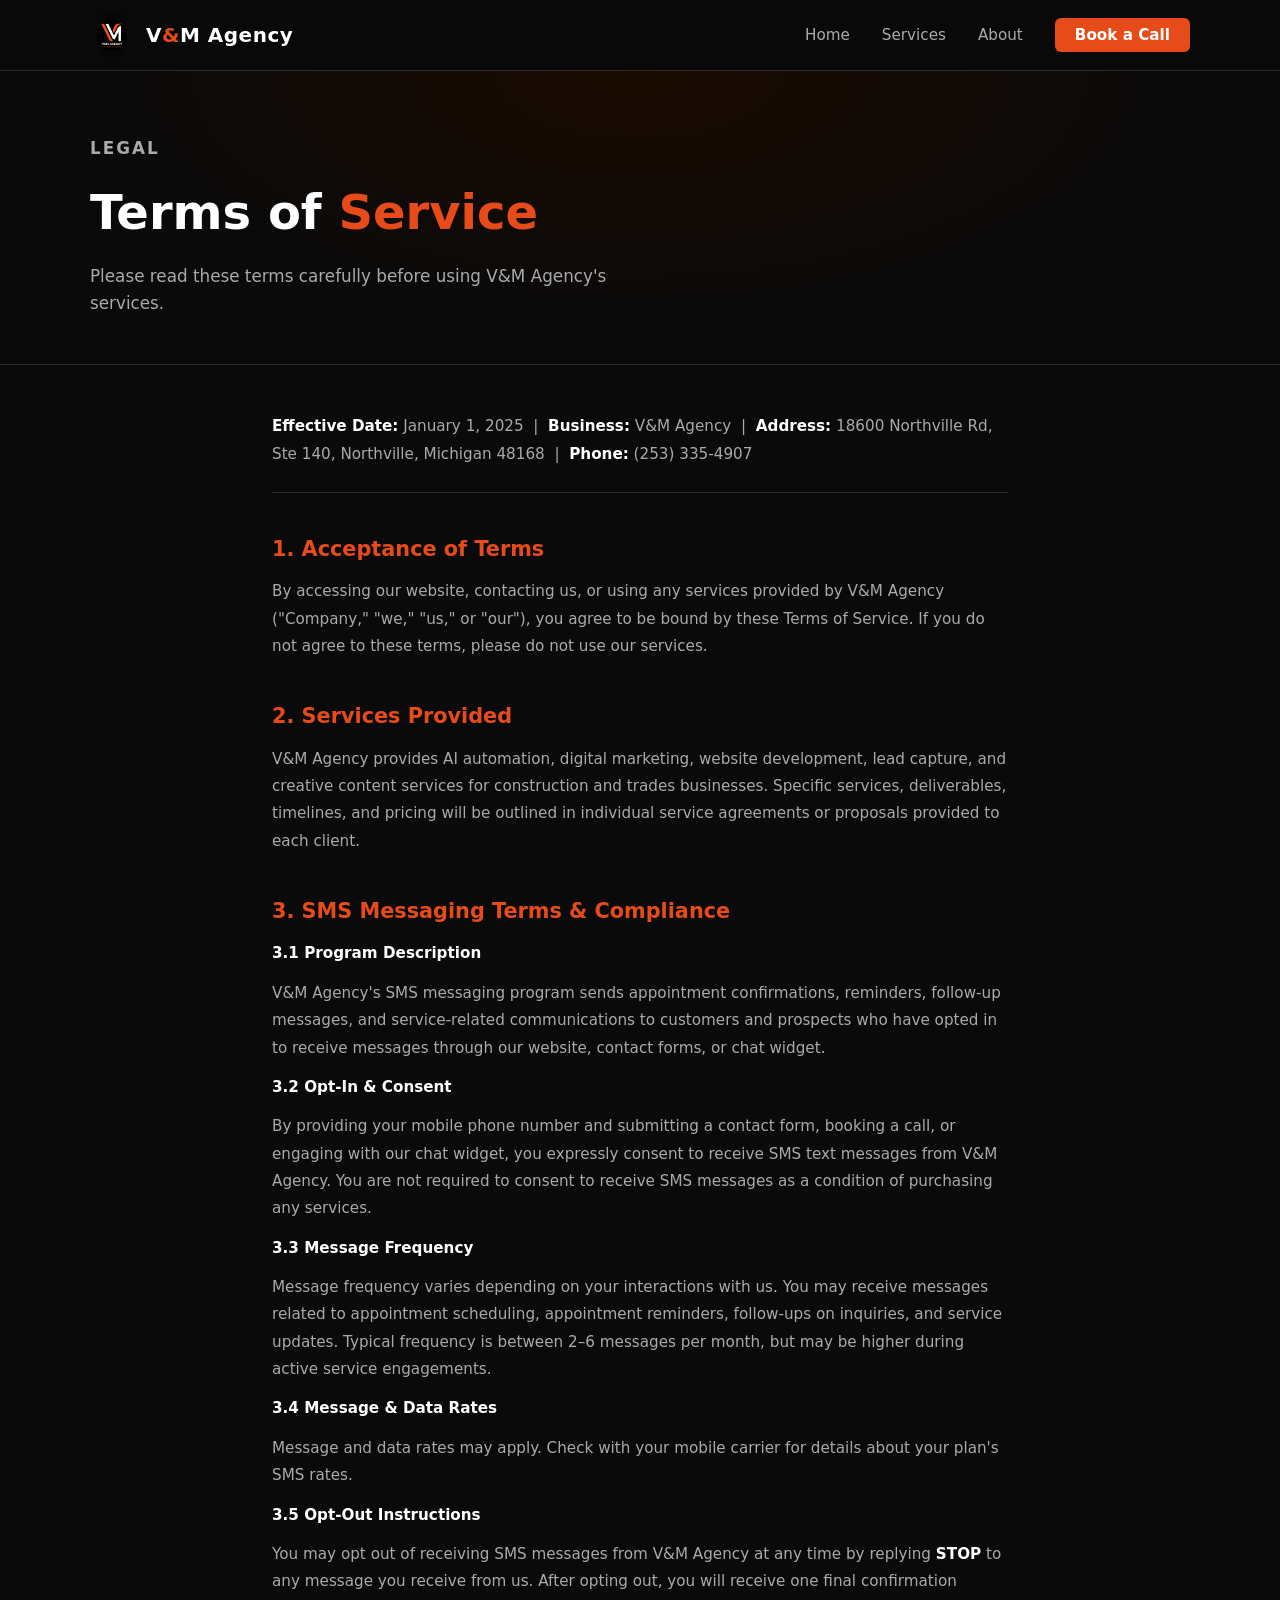
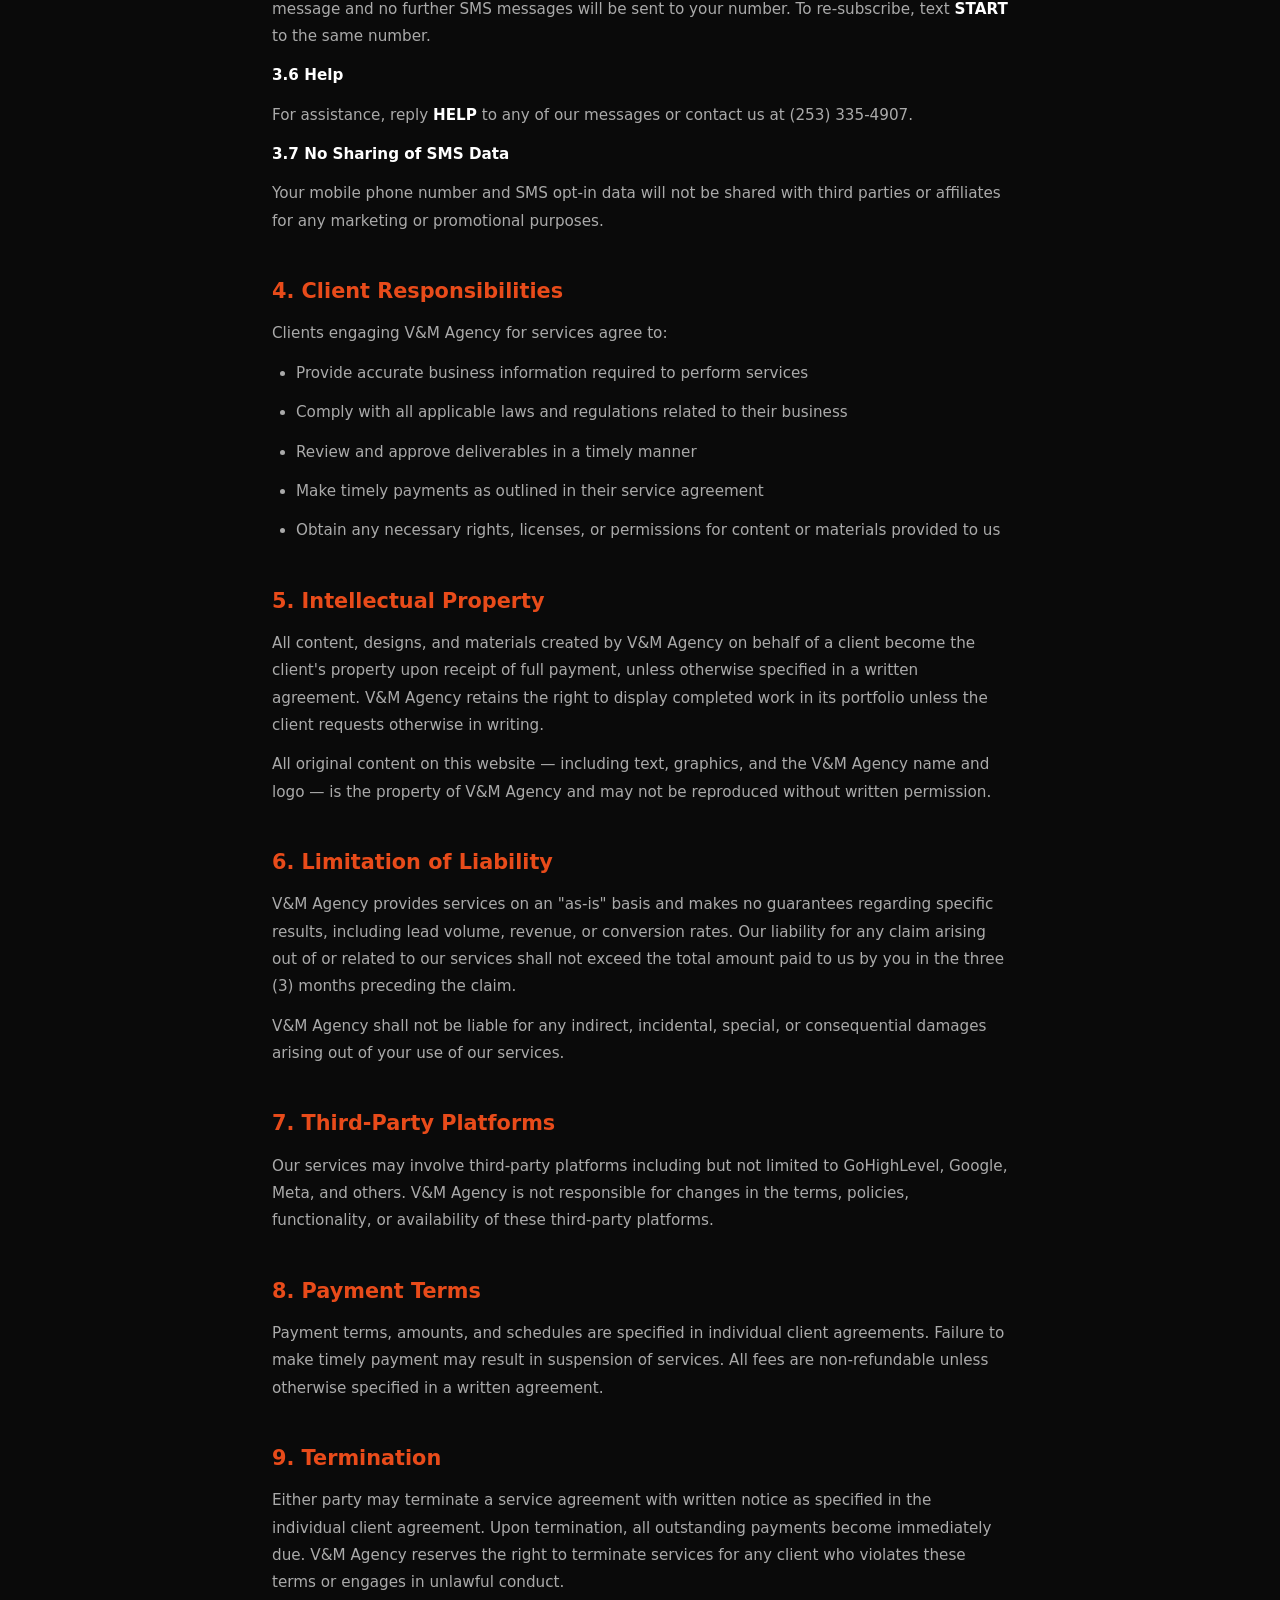
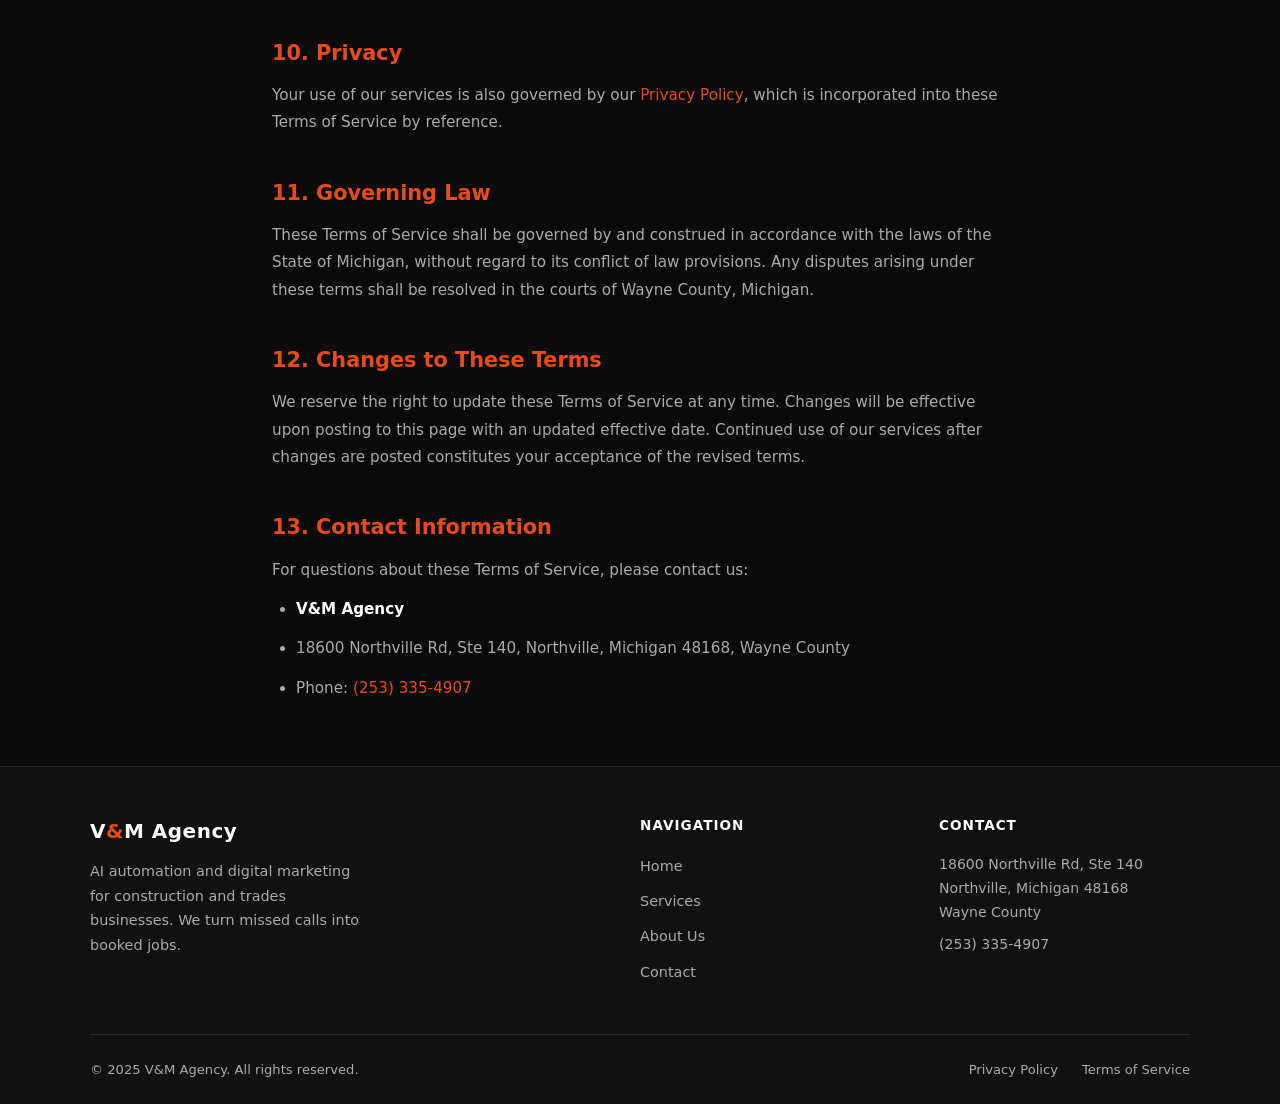
<file: terms-of-service.html>
<!DOCTYPE html>
<html lang="en">
<head>
  <meta charset="UTF-8" />
  <meta name="viewport" content="width=device-width, initial-scale=1.0" />
  <title>Terms of Service — V&amp;M Agency</title>
  <meta name="description" content="V&M Agency Terms of Service — including SMS messaging terms, opt-out instructions, and service terms." />
  <link rel="stylesheet" href="style.css" />
  <link rel="icon" href="logo.png" type="image/png" />
</head>
<body>

  <!-- NAVBAR -->
  <nav>
    <div class="nav-inner">
      <a href="index.html" class="nav-logo">
        <img src="logo.png" alt="V&amp;M Agency Logo" onerror="this.style.display='none'" />
        <span class="nav-logo-text">V<span>&amp;</span>M Agency</span>
      </a>
      <button class="nav-toggle" onclick="toggleNav()" aria-label="Menu">
        <span></span><span></span><span></span>
      </button>
      <ul class="nav-links" id="navLinks">
        <li><a href="index.html">Home</a></li>
        <li><a href="services.html">Services</a></li>
        <li><a href="about.html">About</a></li>
        <li><a href="https://api.leadconnectorhq.com/widget/booking/gqLFksCPUoJGXuCFsm3I" target="_blank" class="nav-cta">Book a Call</a></li>
      </ul>
    </div>
  </nav>

  <main>
    <div class="page-hero">
      <div class="page-hero-inner">
        <p class="section-label">Legal</p>
        <h1>Terms of <span>Service</span></h1>
        <p>Please read these terms carefully before using V&amp;M Agency's services.</p>
      </div>
    </div>

    <div class="legal-content">
      <p class="effective-date"><strong>Effective Date:</strong> January 1, 2025 &nbsp;|&nbsp; <strong>Business:</strong> V&amp;M Agency &nbsp;|&nbsp; <strong>Address:</strong> 18600 Northville Rd, Ste 140, Northville, Michigan 48168 &nbsp;|&nbsp; <strong>Phone:</strong> (253) 335-4907</p>

      <h2>1. Acceptance of Terms</h2>
      <p>By accessing our website, contacting us, or using any services provided by V&amp;M Agency ("Company," "we," "us," or "our"), you agree to be bound by these Terms of Service. If you do not agree to these terms, please do not use our services.</p>

      <h2>2. Services Provided</h2>
      <p>V&amp;M Agency provides AI automation, digital marketing, website development, lead capture, and creative content services for construction and trades businesses. Specific services, deliverables, timelines, and pricing will be outlined in individual service agreements or proposals provided to each client.</p>

      <h2>3. SMS Messaging Terms &amp; Compliance</h2>

      <p><strong>3.1 Program Description</strong></p>
      <p>V&amp;M Agency's SMS messaging program sends appointment confirmations, reminders, follow-up messages, and service-related communications to customers and prospects who have opted in to receive messages through our website, contact forms, or chat widget.</p>

      <p><strong>3.2 Opt-In &amp; Consent</strong></p>
      <p>By providing your mobile phone number and submitting a contact form, booking a call, or engaging with our chat widget, you expressly consent to receive SMS text messages from V&amp;M Agency. You are not required to consent to receive SMS messages as a condition of purchasing any services.</p>

      <p><strong>3.3 Message Frequency</strong></p>
      <p>Message frequency varies depending on your interactions with us. You may receive messages related to appointment scheduling, appointment reminders, follow-ups on inquiries, and service updates. Typical frequency is between 2–6 messages per month, but may be higher during active service engagements.</p>

      <p><strong>3.4 Message &amp; Data Rates</strong></p>
      <p>Message and data rates may apply. Check with your mobile carrier for details about your plan's SMS rates.</p>

      <p><strong>3.5 Opt-Out Instructions</strong></p>
      <p>You may opt out of receiving SMS messages from V&amp;M Agency at any time by replying <strong>STOP</strong> to any message you receive from us. After opting out, you will receive one final confirmation message and no further SMS messages will be sent to your number. To re-subscribe, text <strong>START</strong> to the same number.</p>

      <p><strong>3.6 Help</strong></p>
      <p>For assistance, reply <strong>HELP</strong> to any of our messages or contact us at (253) 335-4907.</p>

      <p><strong>3.7 No Sharing of SMS Data</strong></p>
      <p>Your mobile phone number and SMS opt-in data will not be shared with third parties or affiliates for any marketing or promotional purposes.</p>

      <h2>4. Client Responsibilities</h2>
      <p>Clients engaging V&amp;M Agency for services agree to:</p>
      <ul>
        <li>Provide accurate business information required to perform services</li>
        <li>Comply with all applicable laws and regulations related to their business</li>
        <li>Review and approve deliverables in a timely manner</li>
        <li>Make timely payments as outlined in their service agreement</li>
        <li>Obtain any necessary rights, licenses, or permissions for content or materials provided to us</li>
      </ul>

      <h2>5. Intellectual Property</h2>
      <p>All content, designs, and materials created by V&amp;M Agency on behalf of a client become the client's property upon receipt of full payment, unless otherwise specified in a written agreement. V&amp;M Agency retains the right to display completed work in its portfolio unless the client requests otherwise in writing.</p>
      <p>All original content on this website — including text, graphics, and the V&amp;M Agency name and logo — is the property of V&amp;M Agency and may not be reproduced without written permission.</p>

      <h2>6. Limitation of Liability</h2>
      <p>V&amp;M Agency provides services on an "as-is" basis and makes no guarantees regarding specific results, including lead volume, revenue, or conversion rates. Our liability for any claim arising out of or related to our services shall not exceed the total amount paid to us by you in the three (3) months preceding the claim.</p>
      <p>V&amp;M Agency shall not be liable for any indirect, incidental, special, or consequential damages arising out of your use of our services.</p>

      <h2>7. Third-Party Platforms</h2>
      <p>Our services may involve third-party platforms including but not limited to GoHighLevel, Google, Meta, and others. V&amp;M Agency is not responsible for changes in the terms, policies, functionality, or availability of these third-party platforms.</p>

      <h2>8. Payment Terms</h2>
      <p>Payment terms, amounts, and schedules are specified in individual client agreements. Failure to make timely payment may result in suspension of services. All fees are non-refundable unless otherwise specified in a written agreement.</p>

      <h2>9. Termination</h2>
      <p>Either party may terminate a service agreement with written notice as specified in the individual client agreement. Upon termination, all outstanding payments become immediately due. V&amp;M Agency reserves the right to terminate services for any client who violates these terms or engages in unlawful conduct.</p>

      <h2>10. Privacy</h2>
      <p>Your use of our services is also governed by our <a href="privacy-policy.html">Privacy Policy</a>, which is incorporated into these Terms of Service by reference.</p>

      <h2>11. Governing Law</h2>
      <p>These Terms of Service shall be governed by and construed in accordance with the laws of the State of Michigan, without regard to its conflict of law provisions. Any disputes arising under these terms shall be resolved in the courts of Wayne County, Michigan.</p>

      <h2>12. Changes to These Terms</h2>
      <p>We reserve the right to update these Terms of Service at any time. Changes will be effective upon posting to this page with an updated effective date. Continued use of our services after changes are posted constitutes your acceptance of the revised terms.</p>

      <h2>13. Contact Information</h2>
      <p>For questions about these Terms of Service, please contact us:</p>
      <ul>
        <li><strong>V&amp;M Agency</strong></li>
        <li>18600 Northville Rd, Ste 140, Northville, Michigan 48168, Wayne County</li>
        <li>Phone: <a href="tel:+12533354907">(253) 335-4907</a></li>
      </ul>
    </div>
  </main>

  <!-- FOOTER -->
  <footer>
    <div class="footer-inner">
      <div class="footer-grid">
        <div class="footer-brand">
          <span class="nav-logo-text">V<span style="color:var(--orange)">&amp;</span>M Agency</span>
          <p>AI automation and digital marketing for construction and trades businesses. We turn missed calls into booked jobs.</p>
        </div>
        <div class="footer-col">
          <h4>Navigation</h4>
          <ul>
            <li><a href="index.html">Home</a></li>
            <li><a href="services.html">Services</a></li>
            <li><a href="about.html">About Us</a></li>
            <li><a href="contact.html">Contact</a></li>
          </ul>
        </div>
        <div class="footer-col footer-contact">
          <h4>Contact</h4>
          <p>18600 Northville Rd, Ste 140<br>Northville, Michigan 48168<br>Wayne County</p>
          <p><a href="tel:+12533354907">(253) 335-4907</a></p>
        </div>
      </div>
      <div class="footer-bottom">
        <p>&copy; 2025 V&amp;M Agency. All rights reserved.</p>
        <div class="footer-legal-links">
          <a href="privacy-policy.html">Privacy Policy</a>
          <a href="terms-of-service.html">Terms of Service</a>
        </div>
      </div>
    </div>
  </footer>

  <script>
    function toggleNav() {
      document.getElementById('navLinks').classList.toggle('open');
    }
  </script>

</body>
</html>
</file>
<file: style.css>
/* V&M Agency — Brand Stylesheet */

:root {
  --black: #0a0a0a;
  --dark: #111111;
  --card: #1a1a1a;
  --orange: #E84B1A;
  --orange-light: #ff6b3d;
  --white: #ffffff;
  --gray: #aaaaaa;
  --border: #2a2a2a;
}

* {
  margin: 0;
  padding: 0;
  box-sizing: border-box;
}

html {
  scroll-behavior: smooth;
}

body {
  background-color: var(--black);
  color: var(--white);
  font-family: 'Segoe UI', system-ui, -apple-system, sans-serif;
  line-height: 1.6;
  min-height: 100vh;
  display: flex;
  flex-direction: column;
}

main {
  flex: 1;
}

a {
  color: var(--orange);
  text-decoration: none;
  transition: color 0.2s;
}

a:hover {
  color: var(--orange-light);
}

/* ── NAVBAR ── */
nav {
  background: rgba(10, 10, 10, 0.95);
  backdrop-filter: blur(10px);
  border-bottom: 1px solid var(--border);
  position: sticky;
  top: 0;
  z-index: 1000;
  padding: 0 2rem;
}

.nav-inner {
  max-width: 1100px;
  margin: 0 auto;
  display: flex;
  align-items: center;
  justify-content: space-between;
  height: 70px;
}

.nav-logo {
  display: flex;
  align-items: center;
  gap: 12px;
  text-decoration: none;
}

.nav-logo img {
  height: 44px;
  width: 44px;
  object-fit: contain;
  border-radius: 50%;
}

.nav-logo-text {
  font-size: 1.25rem;
  font-weight: 700;
  color: var(--white);
  letter-spacing: 0.5px;
}

.nav-logo-text span {
  color: var(--orange);
}

.nav-links {
  display: flex;
  gap: 2rem;
  list-style: none;
}

.nav-links a {
  color: var(--gray);
  font-size: 0.95rem;
  font-weight: 500;
  transition: color 0.2s;
  text-decoration: none;
}

.nav-links a:hover,
.nav-links a.active {
  color: var(--white);
}

.nav-cta {
  background: var(--orange);
  color: var(--white) !important;
  padding: 0.5rem 1.25rem;
  border-radius: 6px;
  font-weight: 600 !important;
  transition: background 0.2s !important;
}

.nav-cta:hover {
  background: var(--orange-light) !important;
  color: var(--white) !important;
}

/* Hamburger */
.nav-toggle {
  display: none;
  flex-direction: column;
  gap: 5px;
  cursor: pointer;
  background: none;
  border: none;
  padding: 4px;
}

.nav-toggle span {
  display: block;
  width: 24px;
  height: 2px;
  background: var(--white);
  border-radius: 2px;
  transition: all 0.3s;
}

/* ── HERO ── */
.hero {
  padding: 6rem 2rem;
  text-align: center;
  background: radial-gradient(ellipse at top, #1a0a00 0%, var(--black) 60%);
  border-bottom: 1px solid var(--border);
}

.hero-inner {
  max-width: 800px;
  margin: 0 auto;
}

.hero-badge {
  display: inline-block;
  background: rgba(232, 75, 26, 0.15);
  border: 1px solid rgba(232, 75, 26, 0.4);
  color: var(--orange);
  font-size: 0.8rem;
  font-weight: 600;
  letter-spacing: 1.5px;
  text-transform: uppercase;
  padding: 0.4rem 1rem;
  border-radius: 20px;
  margin-bottom: 1.5rem;
}

.hero h1 {
  font-size: clamp(2rem, 5vw, 3.5rem);
  font-weight: 800;
  line-height: 1.15;
  margin-bottom: 1.25rem;
  letter-spacing: -0.5px;
}

.hero h1 span {
  color: var(--orange);
}

.hero p {
  font-size: 1.15rem;
  color: var(--gray);
  max-width: 600px;
  margin: 0 auto 2.5rem;
}

.btn {
  display: inline-block;
  padding: 0.85rem 2rem;
  border-radius: 7px;
  font-size: 1rem;
  font-weight: 600;
  cursor: pointer;
  transition: all 0.2s;
  text-decoration: none;
}

.btn-primary {
  background: var(--orange);
  color: var(--white);
  border: 2px solid var(--orange);
}

.btn-primary:hover {
  background: var(--orange-light);
  border-color: var(--orange-light);
  color: var(--white);
  transform: translateY(-1px);
}

.btn-outline {
  background: transparent;
  color: var(--white);
  border: 2px solid var(--border);
  margin-left: 1rem;
}

.btn-outline:hover {
  border-color: var(--white);
  color: var(--white);
  transform: translateY(-1px);
}

/* ── SECTION ── */
.section {
  padding: 5rem 2rem;
}

.section-inner {
  max-width: 1100px;
  margin: 0 auto;
}

.section-label {
  font-size: 0.8rem;
  font-weight: 600;
  letter-spacing: 2px;
  text-transform: uppercase;
  color: var(--orange);
  margin-bottom: 0.75rem;
}

.section-title {
  font-size: clamp(1.6rem, 3.5vw, 2.4rem);
  font-weight: 700;
  margin-bottom: 1rem;
  letter-spacing: -0.3px;
}

.section-sub {
  color: var(--gray);
  font-size: 1.05rem;
  max-width: 600px;
  margin-bottom: 3rem;
}

/* ── CARDS ── */
.cards {
  display: grid;
  grid-template-columns: repeat(auto-fit, minmax(280px, 1fr));
  gap: 1.5rem;
}

.card {
  background: var(--card);
  border: 1px solid var(--border);
  border-radius: 12px;
  padding: 2rem;
  transition: border-color 0.2s, transform 0.2s;
}

.card:hover {
  border-color: var(--orange);
  transform: translateY(-3px);
}

.card-icon {
  font-size: 2rem;
  margin-bottom: 1rem;
}

.card h3 {
  font-size: 1.15rem;
  font-weight: 700;
  margin-bottom: 0.6rem;
}

.card p {
  color: var(--gray);
  font-size: 0.95rem;
  line-height: 1.6;
}

/* ── DIVIDER ── */
.divider {
  border: none;
  border-top: 1px solid var(--border);
  margin: 0;
}

/* ── PAGE HERO (inner pages) ── */
.page-hero {
  padding: 4rem 2rem 3rem;
  border-bottom: 1px solid var(--border);
  background: radial-gradient(ellipse at top, #1a0a00 0%, var(--black) 60%);
}

.page-hero-inner {
  max-width: 1100px;
  margin: 0 auto;
}

.page-hero h1 {
  font-size: clamp(2rem, 4vw, 3rem);
  font-weight: 800;
  margin-bottom: 0.75rem;
}

.page-hero h1 span {
  color: var(--orange);
}

.page-hero p {
  color: var(--gray);
  font-size: 1.05rem;
  max-width: 560px;
}

/* ── CONTACT ── */
.contact-grid {
  display: grid;
  grid-template-columns: 1fr 1fr;
  gap: 3rem;
  align-items: start;
}

.contact-info h3 {
  font-size: 1.2rem;
  font-weight: 700;
  margin-bottom: 1.5rem;
}

.contact-item {
  display: flex;
  gap: 1rem;
  margin-bottom: 1.5rem;
  align-items: flex-start;
}

.contact-item-icon {
  font-size: 1.3rem;
  flex-shrink: 0;
  margin-top: 2px;
}

.contact-item-text strong {
  display: block;
  font-weight: 600;
  margin-bottom: 0.2rem;
}

.contact-item-text p {
  color: var(--gray);
  font-size: 0.95rem;
}

/* ── LEGAL PAGES ── */
.legal-content {
  max-width: 800px;
  margin: 0 auto;
  padding: 3rem 2rem;
}

.legal-content h2 {
  font-size: 1.3rem;
  font-weight: 700;
  color: var(--orange);
  margin: 2.5rem 0 0.75rem;
}

.legal-content h2:first-child {
  margin-top: 0;
}

.legal-content p,
.legal-content li {
  color: var(--gray);
  font-size: 0.95rem;
  line-height: 1.8;
  margin-bottom: 0.75rem;
}

.legal-content ul,
.legal-content ol {
  padding-left: 1.5rem;
  margin-bottom: 1rem;
}

.legal-content strong {
  color: var(--white);
}

.effective-date {
  color: var(--gray);
  font-size: 0.9rem;
  margin-bottom: 2rem;
  padding-bottom: 1.5rem;
  border-bottom: 1px solid var(--border);
}

/* ── FOOTER ── */
footer {
  background: var(--dark);
  border-top: 1px solid var(--border);
  padding: 3rem 2rem 1.5rem;
}

.footer-inner {
  max-width: 1100px;
  margin: 0 auto;
}

.footer-grid {
  display: grid;
  grid-template-columns: 2fr 1fr 1fr;
  gap: 3rem;
  margin-bottom: 2.5rem;
}

.footer-brand p {
  color: var(--gray);
  font-size: 0.9rem;
  margin-top: 0.75rem;
  max-width: 280px;
  line-height: 1.7;
}

.footer-col h4 {
  font-size: 0.85rem;
  font-weight: 700;
  letter-spacing: 1px;
  text-transform: uppercase;
  color: var(--white);
  margin-bottom: 1rem;
}

.footer-col ul {
  list-style: none;
}

.footer-col ul li {
  margin-bottom: 0.6rem;
}

.footer-col ul li a {
  color: var(--gray);
  font-size: 0.9rem;
  text-decoration: none;
  transition: color 0.2s;
}

.footer-col ul li a:hover {
  color: var(--white);
}

.footer-contact p {
  color: var(--gray);
  font-size: 0.88rem;
  line-height: 1.7;
  margin-bottom: 0.5rem;
}

.footer-contact a {
  color: var(--gray);
}

.footer-contact a:hover {
  color: var(--orange);
}

.footer-bottom {
  border-top: 1px solid var(--border);
  padding-top: 1.5rem;
  display: flex;
  justify-content: space-between;
  align-items: center;
  flex-wrap: wrap;
  gap: 1rem;
}

.footer-bottom p {
  color: var(--gray);
  font-size: 0.82rem;
}

.footer-legal-links {
  display: flex;
  gap: 1.5rem;
}

.footer-legal-links a {
  color: var(--gray);
  font-size: 0.82rem;
  text-decoration: none;
  transition: color 0.2s;
}

.footer-legal-links a:hover {
  color: var(--orange);
}

/* ── RESPONSIVE ── */
@media (max-width: 768px) {
  .nav-links {
    display: none;
    flex-direction: column;
    position: absolute;
    top: 70px;
    left: 0;
    right: 0;
    background: var(--dark);
    border-bottom: 1px solid var(--border);
    padding: 1.5rem 2rem;
    gap: 1.25rem;
  }

  .nav-links.open {
    display: flex;
  }

  .nav-toggle {
    display: flex;
  }

  .contact-grid {
    grid-template-columns: 1fr;
  }

  .footer-grid {
    grid-template-columns: 1fr;
    gap: 2rem;
  }

  .footer-bottom {
    flex-direction: column;
    text-align: center;
  }

  .btn-outline {
    margin-left: 0;
    margin-top: 0.75rem;
  }

  .hero {
    padding: 4rem 1.5rem;
  }
}
</file>
